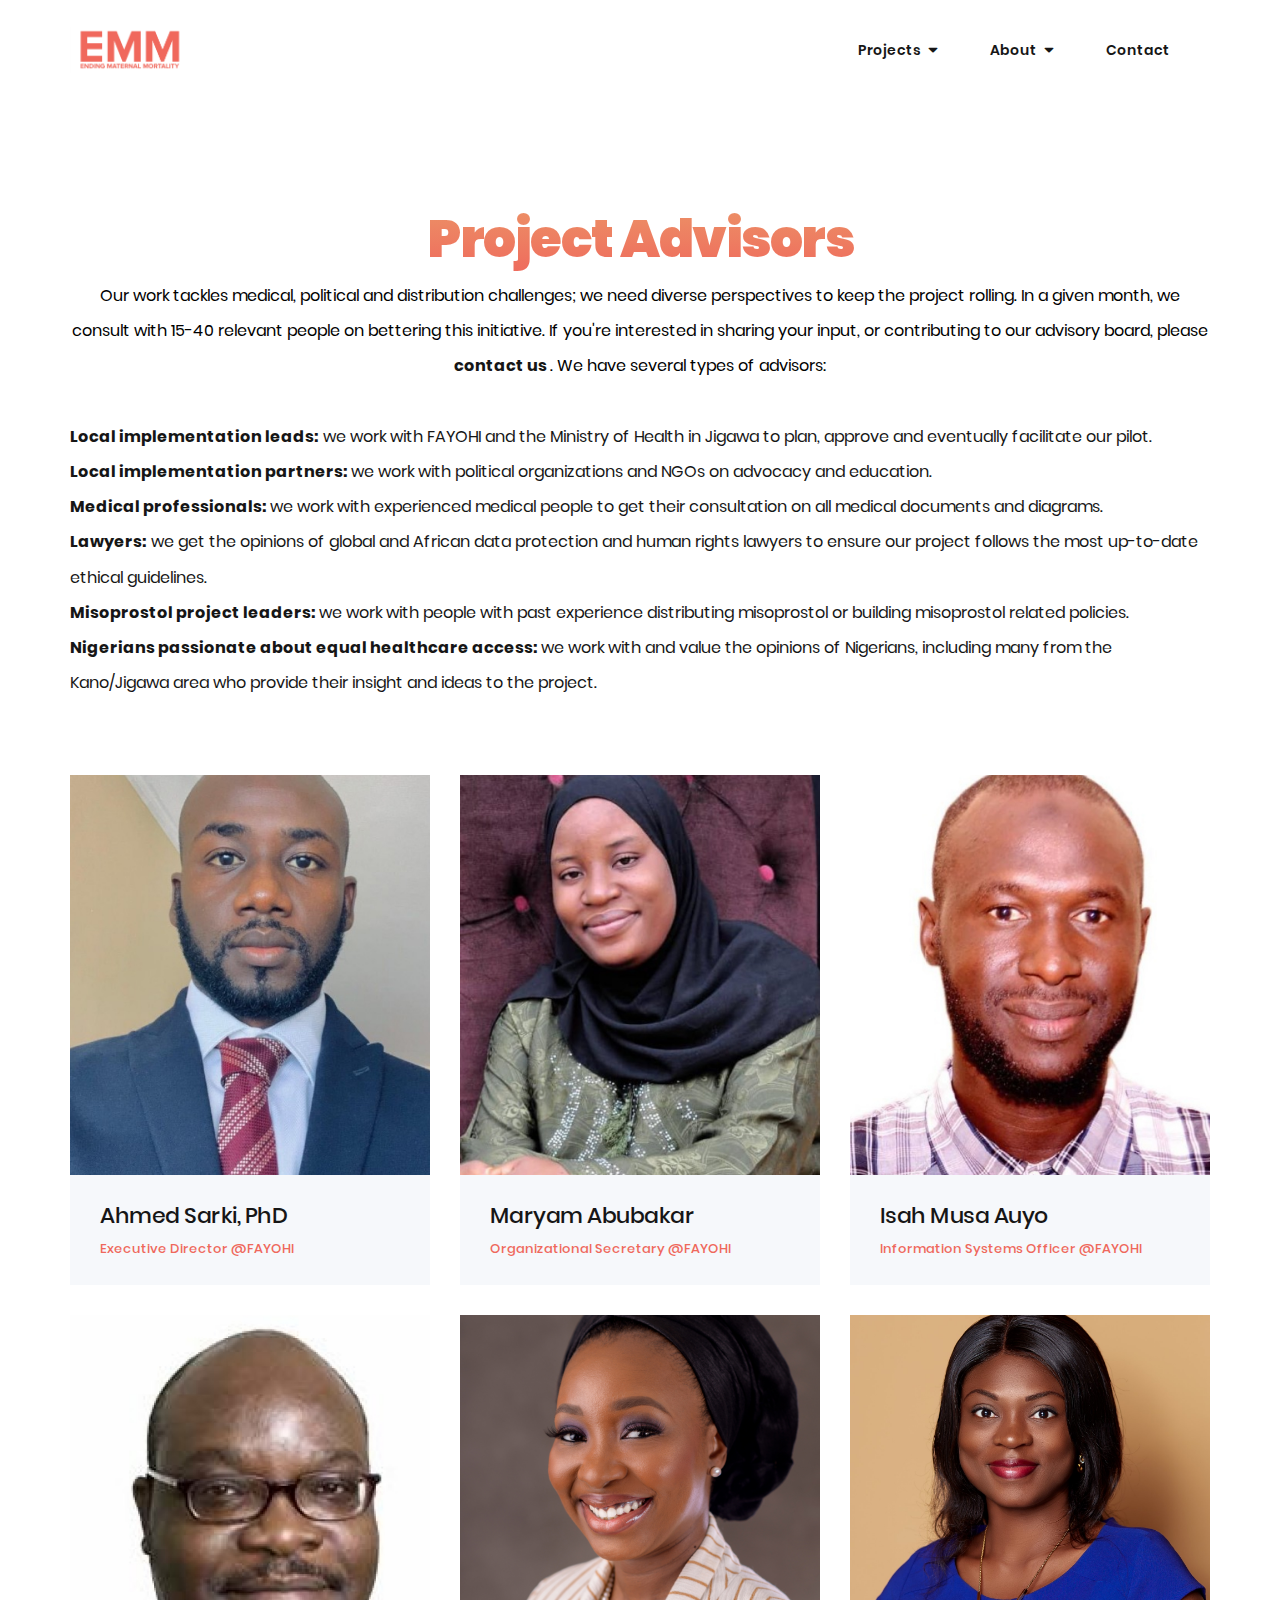
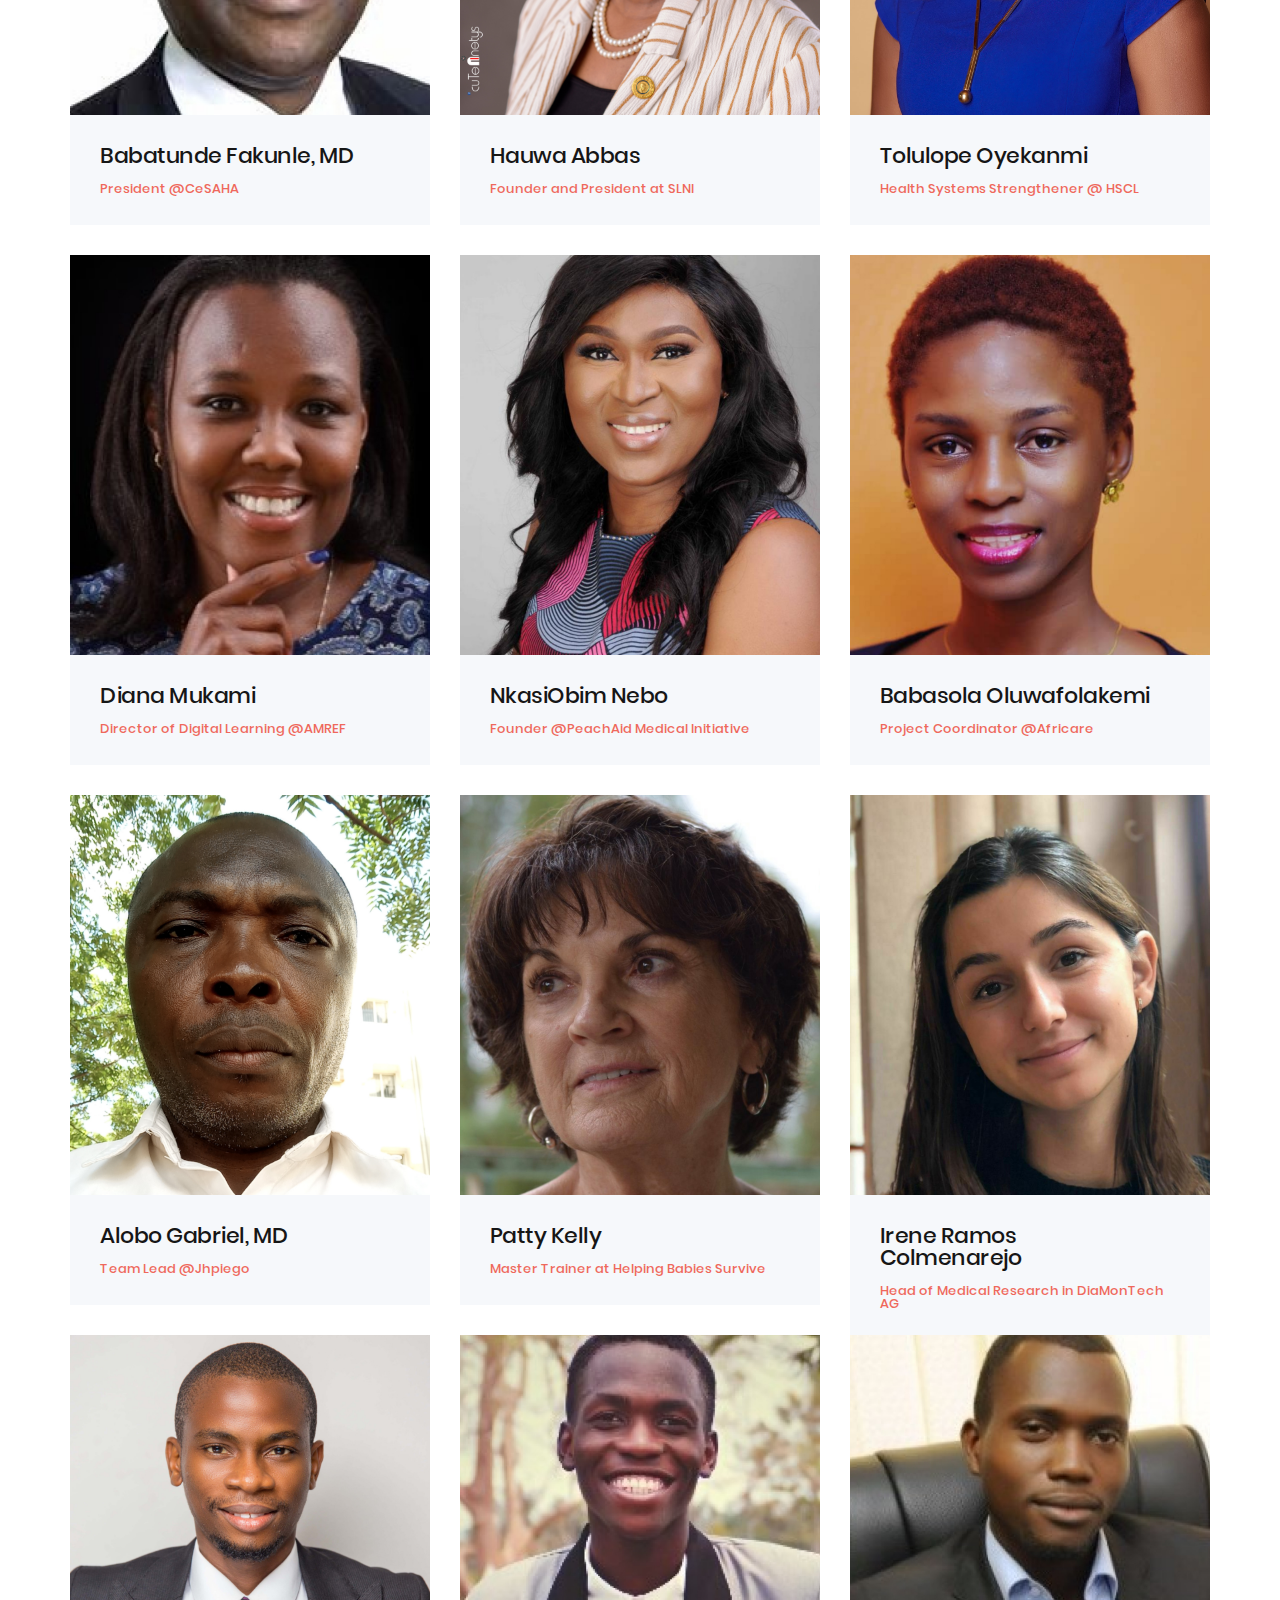
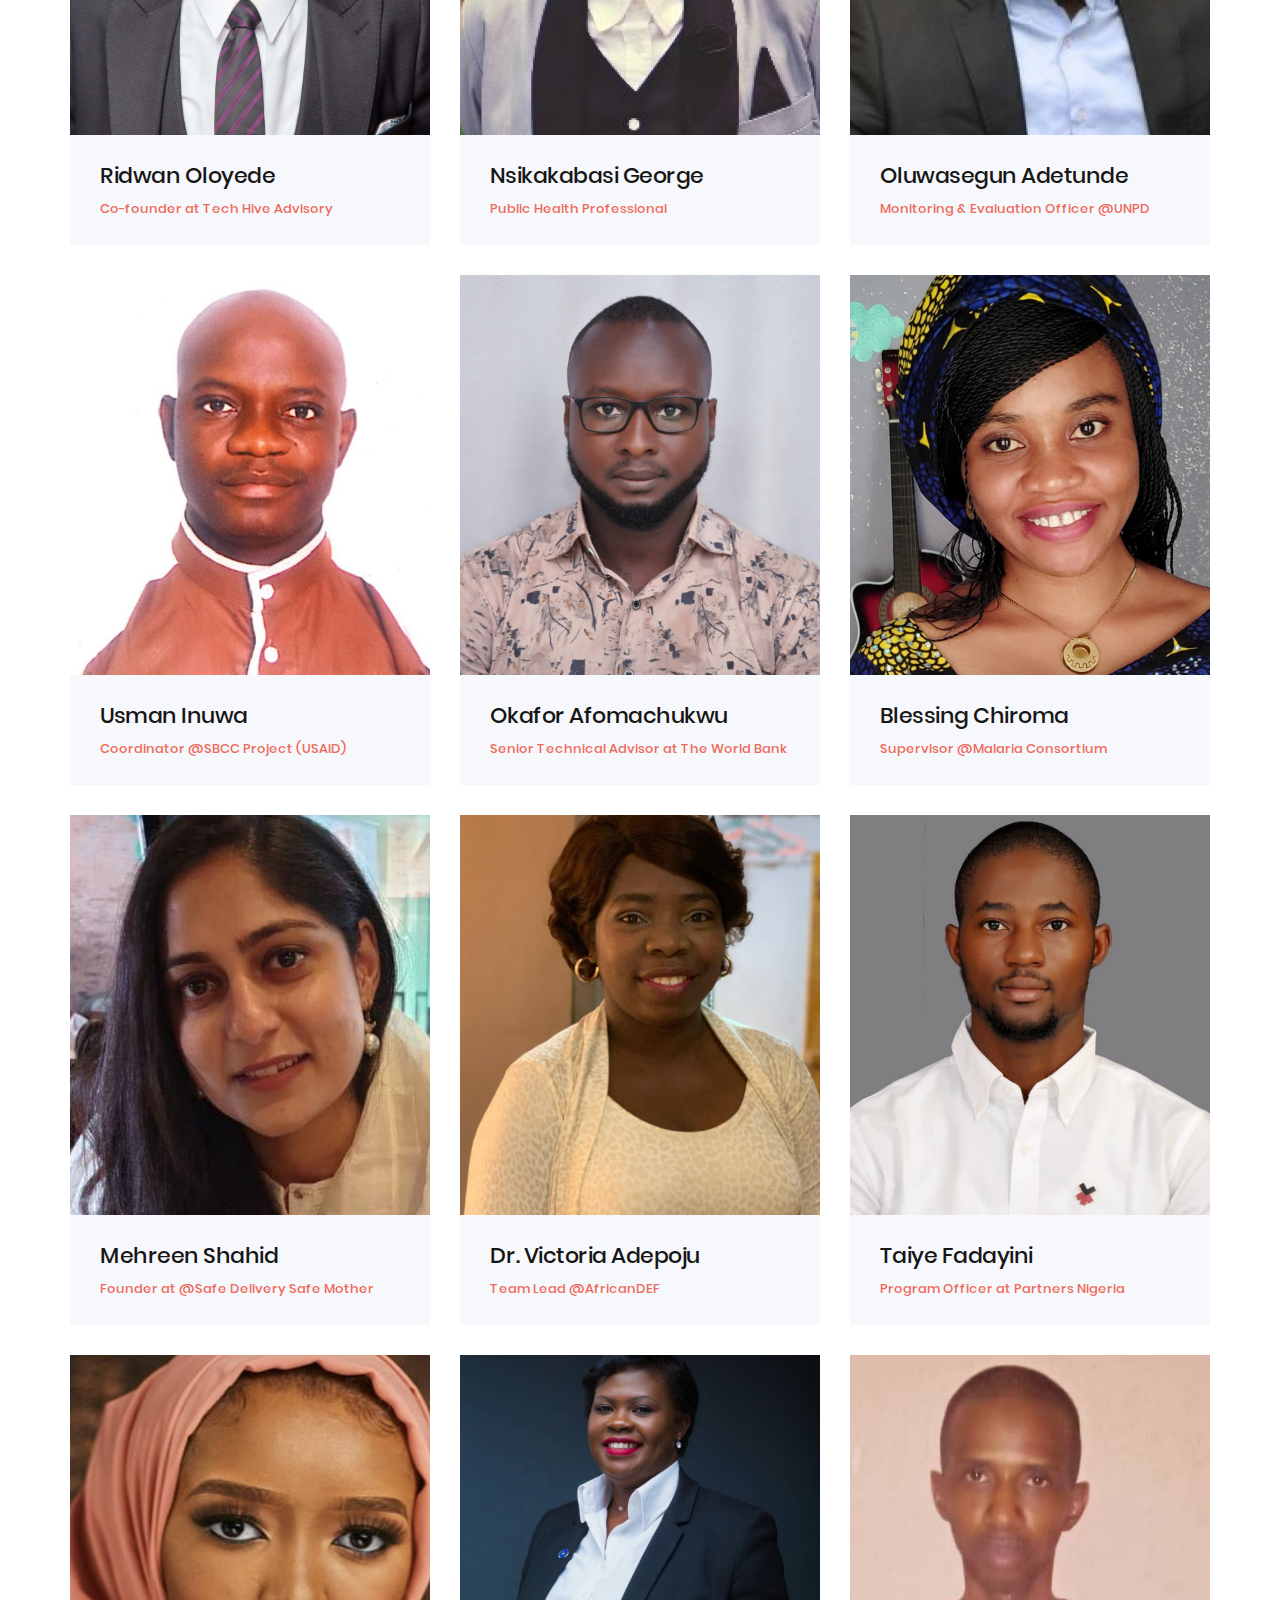
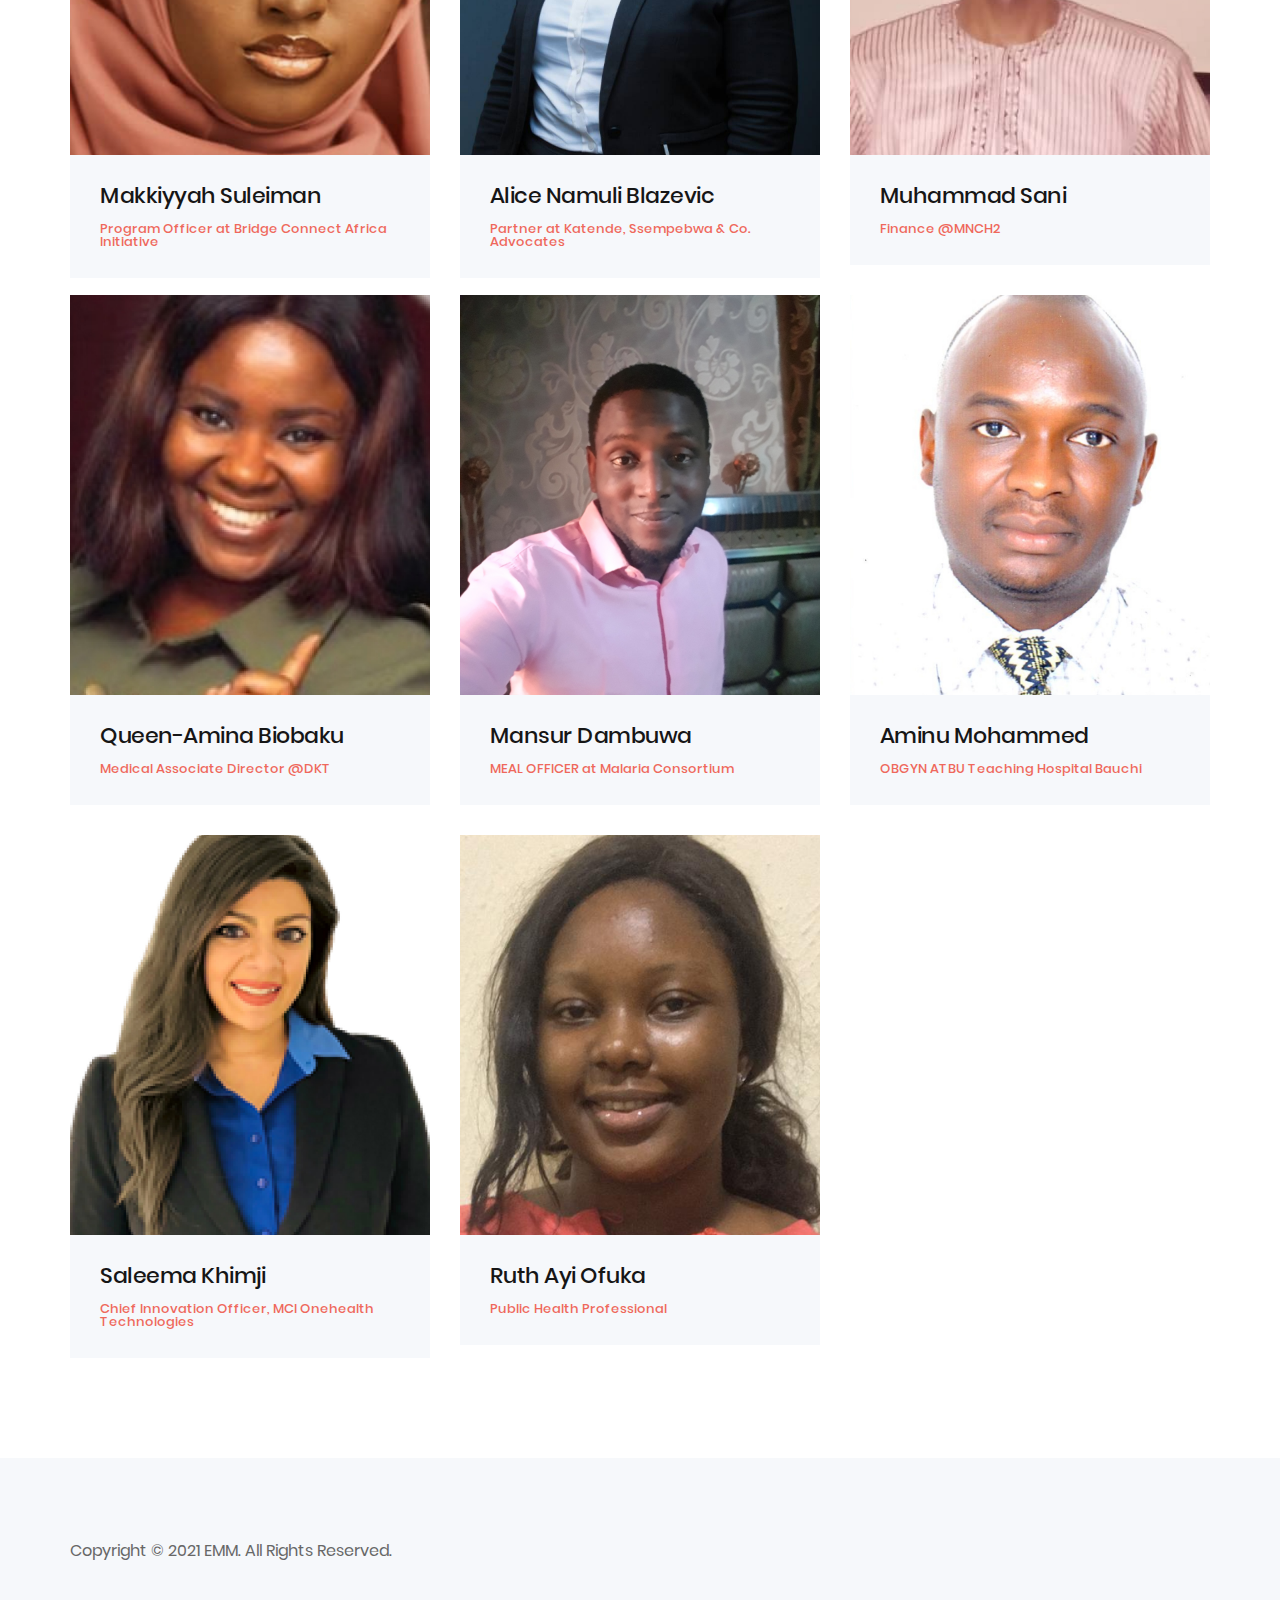
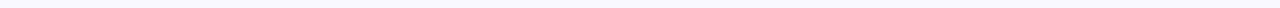
<file: advisors.html>
<!-- HTML DOCUMENT DOCTYPE -->
<!doctype html>

<!--
 Name: Andale - Creative HTML5 Portfolio Template
 Author: JD-Themes
 Author URI: https://themeforest.net/user/jd-themes
 Version: 1.0.0
 Tags: 	agency, blog, business, clean, corporate, creative,
        landing, minimal, modern, multipurpose, parallax,
        personal, portfolio, simple, studio
 -->

<!-- HTML -->
<html lang="zxx">
<!-- HEAD -->
<head>
    <!-- Document encoding -->
    <meta charset="UTF-8">
    <!-- Document viewport -->
    <meta name="viewport"
          content="width=device-width, user-scalable=no, initial-scale=1.0, maximum-scale=1.0, minimum-scale=1.0">
    <!-- IE Edge Support -->
    <meta http-equiv="X-UA-Compatible" content="ie=edge">
    <!-- Disabling additional panels on iOS -->
    <meta name="apple-mobile-web-app-capable" content="yes"/>
    <!-- Option to save web site on the desktop as application -->
    <meta name="mobile-web-app-capable" content="yes">
    <!-- Customization status bar on mobile devices -->
    <meta name="apple-mobile-web-app-status-bar-style" content="black-transcluent">
    <!-- Disable conversion of telephone numbers/emails/addresses/dates to links -->
    <meta name="format-detection" content="telephone=no">
    <meta name="format-detection" content="date=no">
    <meta name="format-detection" content="address=no">
    <meta name="format-detection" content="email=no">
    <!-- Font Awesome Free -->
    <link rel="stylesheet" href="assets/css/fa.all.min.css">
    <!-- IcoFont -->
    <link rel="stylesheet" href="assets/css/icofont.min.css">
    <!-- Swiper -->
    <link rel="stylesheet" href="assets/css/swiper.min.css">
    <!-- Modal Video -->
    <link rel="stylesheet" href="assets/css/modal-video.min.css">
    <!-- Magnific Popup -->
    <link rel="stylesheet" href="assets/css/magnific-popup.min.css">
    <!-- Fonts -->
    <link rel="stylesheet" href="assets/css/fonts.css">
    <!-- Animate -->
    <link rel="stylesheet" href="assets/css/animate.min.css">
    <!-- Main stylesheet -->
    <link rel="stylesheet" href="assets/css/main.css">
    <!-- Page title -->
    <title>Advisors</title>
</head>
<!-- /HEAD -->
<!-- BODY -->
<body>
<!-- PAGE HEADER -->
<main class="page-wrapper">
    <!-- PAGE LOADER -->
    <div class="page-loader">
        <div class="loader-inner-wrapper">
            <div class="logo-wrapper">
                <img src="assets/img/logo.jpg" alt="logo" class="img-fluid">
            </div>
        </div>
    </div>
    <!-- /PAGE LOADER -->
    <!-- PAGE SCROLL BUTTON -->
    <div class="page-scroll-button-wrapper">
        <div class="scroll-button-top">
            <i class="icofont-caret-up"></i>
        </div>
    </div>
    <!-- /PAGE SCROLL BUTTON -->
    <!-- PAGE PROGRESS BAR -->
    <div class="progress-container">
        <span class="progress-bar-page"></span>
    </div>
    <!-- /PAGE PROGRESS BAR -->
    <!-- NAVIGATION MOBILE -->
    <nav class="navigation-mobile">
        <div class="inner-wrapper">
            <div class="logotype-wrapper">
                <a href="index.html">
                    <img src="assets/img/logo.jpg" alt="Logotype" class="logo">
                </a>
            </div>
            <div class="navigation-side">
                <div class="menu-toggle-wrapper">
                    <div class="menu-toggle toggle-button">
                        <i class="fa fa-bars"></i>
                    </div>
                </div>
            </div>
        </div>
        <div class="menu-list-wrapper" data-back-link="go back">
            <div class="menu-toggle-close">
                <i class="icofont-close-circled"></i>
            </div>
            <ul class="menu-list">
                <li class="menu-item menu-item-has-children">
                    <a>
                        Projects
                    </a>
                    <ul class="sub-menu">
                        <!-- $$$ make sure training project page matches html-->
                        <li class="menu-item">
                            <a href="pph.html">
                                PPH Training 
                            </a>
                        </li>
                        <!-- $$$ make sure miso project page matches-->
                        <li class="menu-item current-menu-item">
                            <a href= "miso.html">
                                Misoprostol
                            </a>
                        </li>
                    </ul>
                </li>
                <li class="menu-item menu-item-has-children">
                    <a>
                        About
                    </a>
                    <ul class="sub-menu">
                        <li class="menu-item">
                            <a href="advisors.html">
                                Advisors
                            </a>
                        </li>
                        <li class="menu-item">
                            <a href="team.html">
                                Team
                            </a>
                        </li>
                        <li class="menu-item">
                            <a href="mv.html">
                                Mission + Values
                            </a>
                        </li>
                    </ul>
                </li>
                <li class="menu-item">
                    <a href="contact.html">
                        Contact
                    </a>
                </li>
            </ul>
        </div>
    </nav>
    <nav class="navigation navigation-type-2 navigation-fixed">
        <div class="container">
            <div class="inner-wrapper">
                <div class="logo-wrapper">
                    <a href="index.html">
                        <img src="assets/img/logo.jpg" alt="Logotype" class="logo">
                    </a>
                </div>
                <div class="menu-side">
                    <ul class="menu-list">
                        <li class="menu-item menu-item-has-children">
                            <a>
                                Projects
                            </a>
                            <ul class="sub-menu">
                                <!-- $$$ make sure training project page matches html-->
                                <li class="menu-item">
                                    <a href="pph.html">
                                        PPH Training 
                                    </a>
                                </li>
                                <!-- $$$ make sure miso project page matches-->
                                <li class="menu-item current-menu-item">
                                    <a href="miso.html">
                                        Misoprostol
                                    </a>
                                </li>
                            </ul>
                        </li>
                        <li class="menu-item menu-item-has-children">
                            <a>
                                About
                            </a>
                            <ul class="sub-menu">
                                <li class="menu-item">
                                    <a href="advisors.html">
                                        Advisors
                                    </a>
                                </li>
                                <li class="menu-item">
                                    <a href="team.html">
                                        Team
                                    </a>
                                </li>
                                <li class="menu-item">
                                    <a href="mv.html">
                                        Mission + Values
                                    </a>
                                </li>
                            </ul>
                        </li>
                        <li class="menu-item">
                            <a href="contact.html">
                                Contact
                            </a>
                        </li>
                </div>
            </div>
        </div>
    </nav>
   
<section class="medium-section portfolio-section">
    <div class="container">
        <center><h1 class="title element-title bold-title gradient-text"><b> Project Advisors</b> </h1>
        <p style="color: black"> Our work tackles medical, political and distribution challenges; we need diverse perspectives to keep the project rolling. In a given month, we consult with 15-40 relevant people on bettering this initiative. If you're interested in sharing your input, or contributing to our advisory board, please <a href="contact.html"> <b>contact us </b></a>. We have several types of advisors: </p>
        </center>
        <br>
        <ul>

        <li> 
           <b>Local implementation leads:</b>  we work with FAYOHI and the Ministry of Health in Jigawa to plan, approve and eventually facilitate our pilot. 
        </li>
        <li> 
            <b>Local implementation partners: </b>  we work with political organizations and NGOs on advocacy and education. 
         </li>
         <li> 
            <b>Medical professionals: </b>  we work with experienced medical people to get their consultation on all medical documents and diagrams.  
         </li>
         <li> 
            <b>Lawyers:</b>  we get the opinions of global and African data protection and human rights lawyers  to ensure our project follows the most up-to-date ethical guidelines. 
         </li>
         <li> 
            <b>Misoprostol project leaders: </b>  we work with people with past experience distributing misoprostol or building misoprostol related policies. 
         </li>
         <li> 
            <b>Nigerians passionate about equal healthcare access: </b>  we work with and value the opinions of Nigerians, including many from the Kano/Jigawa area who provide their insight and ideas to the project. 
         </li>
        </ul>
    </div>
        
        <div class="container isotope-grid-wrapper ">
                <div class="buttons-group buttons-group-default">
            </div>
            <div class="isotope-grid portfolio-grid portfolio-grid-simple portfolio-grid-4-columns">
                <div class="grid-item inspiration lifestyle">
                    <div class="inner-item">
                        <div class="image-wrapper background-image"
                             style="background-image: url(assets/img/people/ahmed.jpg)">
                            <a href="https://www.linkedin.com/in/ahmedsarki/" target="_blank" class="link-overlay"></a>
                        </div>
                        <div class="description">
                            <h5 class="title"><a href="https://www.linkedin.com/in/ahmedsarki/" target="_blank"> Ahmed Sarki, PhD <i class="icofont-long-arrow-right"></i></a>
                            </h5>
                            <div class="category-list">
                                <a class="category">Executive Director @FAYOHI</a>
                            </div>
                        </div>
                    </div>
                </div>
                <div class="grid-item design graphic">
                    <div class="inner-item">
                        <div class="image-wrapper background-image"
                             style="background-image: url(assets/img/people/maryam.jpg)">
                            <a href="https://www.linkedin.com/in/ahmad-maryam-abubakar-8398b2101/" target="_blank" class="link-overlay"></a>
                        </div>
                        <div class="description">
                            <h5 class="title"><a href="https://www.linkedin.com/in/ahmad-maryam-abubakar-8398b2101/" target="_blank"> Maryam Abubakar <i class="icofont-long-arrow-right"></i></a>
                            </h5>
                            <div class="category-list">
                                <a class="category">Organizational Secretary @FAYOHI</a>
                            </div>
                        </div>
                    </div>
                </div>
                <div class="grid-item design abstract">
                    <div class="inner-item">
                        <div class="image-wrapper background-image"
                             style="background-image: url(assets/img/people/isah.jpg)">
                            <a href="https://www.linkedin.com/in/isah-musa-auyo-49ba4b71/" target="_blank" class="link-overlay"></a>
                        </div>
                        <div class="description">
                            <h5 class="title"><a href="https://www.linkedin.com/in/isah-musa-auyo-49ba4b71/" target="_blank"> Isah Musa Auyo <i
                                    class="icofont-long-arrow-right"></i></a></h5>
                            <div class="category-list">
                                <a class="category">Information Systems Officer @FAYOHI</a>
                            </div>
                        </div>
                    </div>
                </div>
                <div class="grid-item abstract lifestyle">
                    <div class="inner-item">
                        <div class="image-wrapper background-image"
                             style="background-image: url(assets/img/people/tunde.jpg)">
                            <a href="https://www.linkedin.com/in/babatundefakunle/" target="_blank" class="link-overlay"></a>
                        </div>
                        <div class="description">
                            <h5 class="title"><a href="https://www.linkedin.com/in/babatundefakunle/" target="_blank"> Babatunde Fakunle, MD <i class="icofont-long-arrow-right"></i></a></h5>
                            <div class="category-list">
                                <a class="category">President @CeSAHA</a>
                            </div>
                        </div>
                    </div>
                </div>
                <div class="grid-item design abstract">
                    <div class="inner-item">
                        <div class="image-wrapper background-image"
                             style="background-image: url(assets/img/people/hauwa.jpg)">
                            <a href="https://www.linkedin.com/in/hauwa-abbas-acc-cpd-6852884b/" target="_blank" class="link-overlay"></a>
                        </div>
                        <div class="description">
                            <h5 class="title"><a href="https://www.linkedin.com/in/hauwa-abbas-acc-cpd-6852884b/" target="_blank"> Hauwa Abbas <i class="icofont-long-arrow-right"></i></a></h5>
                            <div class="category-list">
                                <a class="category"> Founder and President at SLNI
                                </a>
                            </div>
                        </div>
                    </div>
                </div>

                <div class="grid-item design abstract">
                    <div class="inner-item">
                        <div class="image-wrapper background-image"
                             style="background-image: url(assets/img/people/tolu.jpg)">
                            <a href="https://www.linkedin.com/in/tolulope-oyekanmi-889b4068/" target="_blank" class="link-overlay"></a>
                        </div>
                        <div class="description">
                            <h5 class="title"><a href="https://www.linkedin.com/in/tolulope-oyekanmi-889b4068/" target="_blank">Tolulope Oyekanmi <i class="icofont-long-arrow-right"></i></a></h5>
                            <div class="category-list">
                                <a  class="category">Health Systems Strengthener @ HSCL</a>
                            </div>
                        </div>
                    </div>
                </div>
                
                <div class="grid-item design abstract">
                    <div class="inner-item">
                        <div class="image-wrapper background-image"
                             style="background-image: url(assets/img/people/diana.jpg)">
                            <a href="https://www.linkedin.com/in/dianamukami/" target="_blank" class="link-overlay"></a>
                        </div>
                        <div class="description">
                            <h5 class="title"><a href="https://www.linkedin.com/in/dianamukami/" target="_blank">Diana Mukami<i class="icofont-long-arrow-right"></i></a></h5>
                            <div class="category-list">
                                <a class="category">Director of Digital Learning @AMREF</a>
                               
                            </div>
                        </div>
                    </div>
                </div>
                <div class="grid-item design abstract">
                    <div class="inner-item">
                        <div class="image-wrapper background-image"
                             style="background-image: url(assets/img/people/nkasi.jpg)">
                            <a href="https://www.linkedin.com/in/nkasiobim-nebo-44b160b9/" target="_blank" class="link-overlay"></a>
                        </div>
                        <div class="description">
                            <h5 class="title"><a href="https://www.linkedin.com/in/nkasiobim-nebo-44b160b9/" target="_blank">NkasiObim Nebo <i class="icofont-long-arrow-right"></i></a></h5>
                            <div class="category-list">
                                <a  class="category">Founder @PeachAid Medical Initiative</a>
                            </div>
                        </div>
                    </div>
                </div>
                <div class="grid-item design abstract">
                    <div class="inner-item">
                        <div class="image-wrapper background-image"
                             style="background-image: url(assets/img/people/babasola.jpg)">
                            <a href="https://www.linkedin.com/in/babasola-oluwafolakemi-55092362/" target="_blank" class="link-overlay"></a>
                        </div>
                        <div class="description">
                            <h5 class="title"><a href="https://www.linkedin.com/in/babasola-oluwafolakemi-55092362/" target="_blank">Babasola Oluwafolakemi  <i class="icofont-long-arrow-right"></i></a></h5>
                            <div class="category-list">
                                <a  class="category">Project Coordinator @Africare</a>
                                
                            </div>
                        </div>
                    </div>
                </div>
                <div class="grid-item design abstract">
                    <div class="inner-item">
                        <div class="image-wrapper background-image"
                             style="background-image: url(assets/img/people/alobo.jpg)">
                            <a href="https://www.linkedin.com/in/alobo-gabriel-9a363936/" target="_blank" class="link-overlay"></a>
                        </div>
                        <div class="description">
                            <h5 class="title"><a href="https://www.linkedin.com/in/alobo-gabriel-9a363936/" target="_blank"> Alobo Gabriel, MD <i class="icofont-long-arrow-right"></i></a></h5>
                            <div class="category-list">
                                <a class="category">Team Lead @Jhpiego</a>
                            </div>
                        </div>
                    </div>
                </div>
                <div class="grid-item inspiration abstract">
                    <div class="inner-item">
                        <div class="image-wrapper background-image"
                             style="background-image: url(assets/img/people/Patty.jpg)">
                            <a href="https://www.linkedin.com/in/patty-kelly-5a10216/" target="_blank" class="link-overlay"></a>
                        </div>
                        <div class="description">
                            <h5 class="title"><a href="https://www.linkedin.com/in/patty-kelly-5a10216/"target="_blank"> Patty Kelly<i class="icofont-long-arrow-right"></i></a>
                            </h5>
                            <div class="category-list">
                                <a class="category"> Master Trainer at Helping Babies Survive</a>
                            </div>
                        </div>
                    </div>
                </div>
                <div class="grid-item inspiration abstract">
                    <div class="inner-item">
                        <div class="image-wrapper background-image"
                             style="background-image: url(assets/img/people/Irene.jpg)">
                            <a href="https://www.linkedin.com/in/irene-ramos-colmenarejo/" target="_blank" class="link-overlay"></a>
                        </div>
                        <div class="description">
                            <h5 class="title"><a href="https://www.linkedin.com/in/irene-ramos-colmenarejo/"target="_blank"> Irene Ramos Colmenarejo<i class="icofont-long-arrow-right"></i></a>
                            </h5>
                            <div class="category-list">
                                <a class="category"> Head of Medical Research in DiaMonTech AG</a>
                            </div>
                        </div>
                    </div>
                </div>
                <div class="grid-item lifestyle graphic">
                    <div class="inner-item">
                        <div class="image-wrapper background-image"
                             style="background-image: url(assets/img/people/Ridwan.jpg)">
                            <a href="https://www.linkedin.com/in/oloyederidwan/" target="_blank" class="link-overlay"></a>
                        </div>
                        <div class="description">
                            <h5 class="title"><a href="https://www.linkedin.com/in/oloyederidwan/" target="_blank"> Ridwan Oloyede <i class="icofont-long-arrow-right"></i></a></h5>
                            <div class="category-list">
                                <a class="category">Co-founder at Tech Hive Advisory</a>
                            </div>
                        </div>
                    </div>
                </div>
                <div class="grid-item lifestyle graphic">
                    <div class="inner-item">
                        <div class="image-wrapper background-image"
                             style="background-image: url(assets/img/people/george.jpg)">
                            <a href="https://www.linkedin.com/in/nsikakabasigeorge/" target="_blank" class="link-overlay"></a>
                        </div>
                        <div class="description">
                            <h5 class="title"><a href="https://www.linkedin.com/in/nsikakabasigeorge/" target="_blank"> Nsikakabasi George <i class="icofont-long-arrow-right"></i></a></h5>
                            <div class="category-list">
                                <a class="category">Public Health Professional</a>
                            </div>
                        </div>
                    </div>
                </div>
                <div class="grid-item abstract inspiration">
                    <div class="inner-item">
                        <div class="image-wrapper background-image"
                             style="background-image: url(assets/img/people/oluwa.jpg)">
                            <a href="https://www.linkedin.com/in/oluwasegun-adetunde-cmilt-30715629/" target="_blank" class="link-overlay"></a>
                        </div>
                        <div class="description">
                            <h5 class="title"><a href="https://www.linkedin.com/in/oluwasegun-adetunde-cmilt-30715629/" target="_blank">Oluwasegun Adetunde  <i class="icofont-long-arrow-right"></i></a></h5>
                            <div class="category-list">
                                <a  class="category">Monitoring & Evaluation Officer @UNPD</a>
                            </div>
                        </div>
                    </div>
                </div>
                <div class="grid-item inspiration lifestyle">
                    <div class="inner-item">
                        <div class="image-wrapper background-image"
                             style="background-image: url(assets/img/people/usman.jpg)">
                            <a href="https://www.linkedin.com/in/usman-inuwa-266ba631/" target="_blank"class="link-overlay"></a>
                        </div>
                        <div class="description">
                            <h5 class="title"><a href="https://www.linkedin.com/in/usman-inuwa-266ba631/" target="_blank">Usman Inuwa <i class="icofont-long-arrow-right"></i></a>
                            </h5>
                            <div class="category-list">
                                <a class="category"> Coordinator @SBCC Project (USAID)</a>
                            </div>
                        </div>
                    </div>
                </div>
                <div class="grid-item inspiration abstract">
                    <div class="inner-item">
                        <div class="image-wrapper background-image"
                             style="background-image: url(assets/img/people/Afoma.jpg)">
                            <a href="https://www.linkedin.com/in/okafor-afomachukwu-e-05866675/" target="_blank" class="link-overlay"></a>
                        </div>
                        <div class="description">
                            <h5 class="title"><a href="https://www.linkedin.com/in/okafor-afomachukwu-e-05866675/"target="_blank"> Okafor Afomachukwu<i class="icofont-long-arrow-right"></i></a>
                            </h5>
                            <div class="category-list">
                                <a class="category"> Senior Technical Advisor at The World Bank</a>
                            </div>
                        </div>
                    </div>
                </div>
                <div class="grid-item abstract graphic">
                    <div class="inner-item">
                        <div class="image-wrapper background-image"
                             style="background-image: url(assets/img/people/blessing.jpg)">
                            <a href="https://www.linkedin.com/in/blessing-chiroma-3793509a/" target="_blank" class="link-overlay"></a>
                        </div>
                        <div class="description">
                            <h5 class="title"><a href="https://www.linkedin.com/in/blessing-chiroma-3793509a/" target="_blank">Blessing Chiroma<i class="icofont-long-arrow-right"></i></a></h5>
                            <div class="category-list">
                                <a class="category">Supervisor @Malaria Consortium</a>
                            </div>
                        </div>
                    </div>
                </div>

                <div class="grid-item lifestyle graphic">
                    <div class="inner-item">
                        <div class="image-wrapper background-image"
                             style="background-image: url(assets/img/people/mehreen.jpg)">
                            <a href="https://www.linkedin.com/in/mehreen-shahid-0b306a40/" target="_blank" class="link-overlay"></a>
                        </div>
                        <div class="description">
                            <h5 class="title"><a href="https://www.linkedin.com/in/mehreen-shahid-0b306a40/" target="_blank"> Mehreen Shahid <i class="icofont-long-arrow-right"></i></a></h5>
                            <div class="category-list">
                                <a class="category">Founder at @Safe Delivery Safe Mother</a>
                            </div>
                        </div>
                    </div>
                </div>
                <div class="grid-item design inspiration">
                    <div class="inner-item">
                        <div class="image-wrapper background-image"
                             style="background-image: url(assets/img/people/victoria.jpg)">
                            <a href="https://www.linkedin.com/in/victoriaadepoju/" target="_blank" class="link-overlay"></a>
                        </div>
                        <div class="description">
                            <h5 class="title"><a href="https://www.linkedin.com/in/victoriaadepoju/" target="_blank">Dr. Victoria Adepoju <i class="icofont-long-arrow-right"></i></a></h5>
                            <div class="category-list">
                                <a class="category">Team Lead @AfricanDEF</a>
                            </div>
                        </div>
                    </div>
                </div>
                <div class="grid-item design abstract">
                    <div class="inner-item">
                        <div class="image-wrapper background-image"
                             style="background-image: url(assets/img/people/Taiye.jpg)">
                            <a href="https://www.partnersnigeria.org/team/taiye-biodun-fadayini/" target="_blank" class="link-overlay"></a>
                        </div>
                        <div class="description">
                            <h5 class="title"><a href="https://www.partnersnigeria.org/team/taiye-biodun-fadayini/" target="_blank">Taiye Fadayini <i class="icofont-long-arrow-right"></i></a></h5>
                            <div class="category-list">
                                <a class="category"> Program Officer at Partners Nigeria</a>
                            </div>
                        </div>
                    </div>
                </div>
                <div class="grid-item design inspiration">
                    <div class="inner-item">
                        <div class="image-wrapper background-image"
                             style="background-image: url(assets/img/people/makkiyyah.jpg)">
                            <a href="https://www.linkedin.com/in/makkiyyah-sulayman-2595a5160/" target="_blank" class="link-overlay"></a>
                        </div>
                        <div class="description">
                            <h5 class="title"><a href="https://www.linkedin.com/in/makkiyyah-sulayman-2595a5160/" target="_blank">Makkiyyah Suleiman<i class="icofont-long-arrow-right"></i></a></h5>
                            <div class="category-list">
                                <a class="category">Program Officer at Bridge Connect Africa Initiative</a>
                            </div>
                        </div>
                    </div>
                </div>
                <div class="grid-item design abstract">
                    <div class="inner-item">
                        <div class="image-wrapper background-image"
                             style="background-image: url(assets/img/people/Alice.jpg)">
                            <a href="https://www.linkedin.com/in/namuliblazevic/" target="_blank" class="link-overlay"></a>
                        </div>
                        <div class="description">
                            <h5 class="title"><a href="https://www.linkedin.com/in/namuliblazevic/" target="_blank"> Alice Namuli Blazevic <i class="icofont-long-arrow-right"></i></a></h5>
                            <div class="category-list">
                                <a class="category"> Partner at Katende, Ssempebwa & Co. Advocates
                                </a>
                            </div>
                        </div>
                    </div>
                </div>
                <div class="grid-item design abstract">
                    <div class="inner-item">
                        <div class="image-wrapper background-image"
                             style="background-image: url(assets/img/people/sani.jpg)">
                            <a href="https://www.linkedin.com/in/muhammad-sani-suleiman-a5007054/" target="_blank" class="link-overlay"></a>
                        </div>
                        <div class="description">
                            <h5 class="title"><a href="https://www.linkedin.com/in/muhammad-sani-suleiman-a5007054/" target="_blank">Muhammad Sani <i class="icofont-long-arrow-right"></i></a></h5>
                            <div class="category-list">
                                <a class="category">Finance @MNCH2</a>
                            </div>
                        </div>
                    </div>
                </div>
                <div class="grid-item design abstract">
                    <div class="inner-item">
                        <div class="image-wrapper background-image"
                             style="background-image: url(assets/img/people/queen.jpg)">
                            <a href="https://www.linkedin.com/in/queen-amina-biobaku-7817a7140/" target="_blank" class="link-overlay"></a>
                        </div>
                        <div class="description">
                            <h5 class="title"><a href="https://www.linkedin.com/in/queen-amina-biobaku-7817a7140/" target="_blank">Queen-Amina Biobaku <i class="icofont-long-arrow-right"></i></a></h5>
                            <div class="category-list">
                                <a  class="category">Medical Associate Director @DKT</a>
                            </div>
                        </div>
                    </div>
                </div>
                <div class="grid-item design abstract">
                    <div class="inner-item">
                        <div class="image-wrapper background-image"
                             style="background-image: url(assets/img/people/Mansur.jpg)">
                            <a href="https://www.linkedin.com/in/mansur-muhammad-dambuwa-65a913113/" target="_blank" class="link-overlay"></a>
                        </div>
                        <div class="description">
                            <h5 class="title"><a href="https://www.linkedin.com/in/mansur-muhammad-dambuwa-65a913113/" target="_blank">Mansur Dambuwa <i class="icofont-long-arrow-right"></i></a></h5>
                            <div class="category-list">
                                <a class="category"> MEAL OFFICER at Malaria Consortium
                                </a>
                            </div>
                        </div>
                    </div>
                </div>
                <div class="grid-item inspiration lifestyle">
                    <div class="inner-item">
                        <div class="image-wrapper background-image"
                             style="background-image: url(assets/img/people/Aminu.jpg)">
                            <a href="https://www.linkedin.com/in/baffah-muhammed-aminu-6244ba25/" target="_blank"class="link-overlay"></a>
                        </div>
                        <div class="description">
                            <h5 class="title"><a href="https://www.linkedin.com/in/baffah-muhammed-aminu-6244ba25/" target="_blank">Aminu Mohammed
                                <i class="icofont-long-arrow-right"></i></a>
                            </h5>
                            <div class="category-list">
                                <a class="category"> OBGYN ATBU Teaching Hospital Bauchi </a>
                            </div>
                        </div>
                    </div>
                </div>
                <div class="grid-item design abstract">
                    <div class="inner-item">
                        <div class="image-wrapper background-image"
                             style="background-image: url(assets/img/people/Saleema.jpg)">
                            <a href="https://www.linkedin.com/in/saleema-khimji-8412943/" target="_blank" class="link-overlay"></a>
                        </div>
                        <div class="description">
                            <h5 class="title"><a href="https://www.linkedin.com/in/saleema-khimji-8412943/" target="_blank">Saleema Khimji<i class="icofont-long-arrow-right"></i></a></h5>
                            <div class="category-list">
                                <a class="category"> Chief Innovation Officer, MCI Onehealth Technologies
                                </a>
                            </div>
                        </div>
                    </div>
                </div>
                <div class="grid-item inspiration abstract">
                    <div class="inner-item">
                        <div class="image-wrapper background-image"
                             style="background-image: url(assets/img/people/ruth.jpg)">
                            <a href="https://www.linkedin.com/in/ruth-ayi-ofuka-940b89a8/" target="_blank" class="link-overlay"></a>
                        </div>
                        <div class="description">
                            <h5 class="title"><a href="https://www.linkedin.com/in/ruth-ayi-ofuka-940b89a8/"target="_blank"> Ruth Ayi Ofuka <i class="icofont-long-arrow-right"></i></a>
                            </h5>
                            <div class="category-list">
                                <a class="category">Public Health Professional</a>
                            </div>
                        </div>
                    </div>
                </div>
                </div>
            </div>
        </div>
    </section>

    <footer class="footer-type-2 gray-section">
            <div class="container">
                <div class="copyright-wrapper">
                    <p class="copyright">Copyright © 2021 EMM. All Rights Reserved.</p>
                </div>
            </div>
        </div>
    </footer>
</main>
<!-- /PAGE HEADER -->
<!-- JQuery -->
<script src="assets/js/jquery.min.js"></script>
<!-- Imagesloaded -->
<script src="assets/js/imagesloaded.pkgd.min.js"></script>
<!-- TweenMax -->
<script src="assets/js/TweenMax.min.js"></script>
<!-- Swiper -->
<script src="assets/js/swiper.min.js"></script>
<!-- Isotope -->
<script src="assets/js/isotope.pkgd.min.js"></script>
<!-- Tilt -->
<script src="assets/js/tilt.jquery.min.js"></script>
<!-- Particles -->
<script src="assets/js/particles.min.js"></script>
<!-- Waypoints -->
<script src="assets/js/jquery.waypoints.min.js"></script>
<!-- Progressbar -->
<script src="assets/js/progressbar.min.js"></script>
<!-- JqueryStickySidebar -->
<script src="assets/js/jquery.sticky-sidebar.js"></script>
<!-- ScrollToPlugin -->
<script src="assets/js/scrollToPlugin.min.js"></script>
<!-- Typed -->
<script src="assets/js/typed.min.js"></script>
<!-- Magnific Popup -->
<script src="assets/js/jquery.magnific-popup.min.js"></script> <!-- Modal Video --><script src="assets/js/jquery-modal-video.min.js"></script>
<!-- Wow -->
<script src="assets/js/wow.min.js"></script>
<!-- Main -->
<script src="assets/js/main.js"></script>
</body>
<!-- /BODY -->
</html>
<!-- /HTML -->
</file>
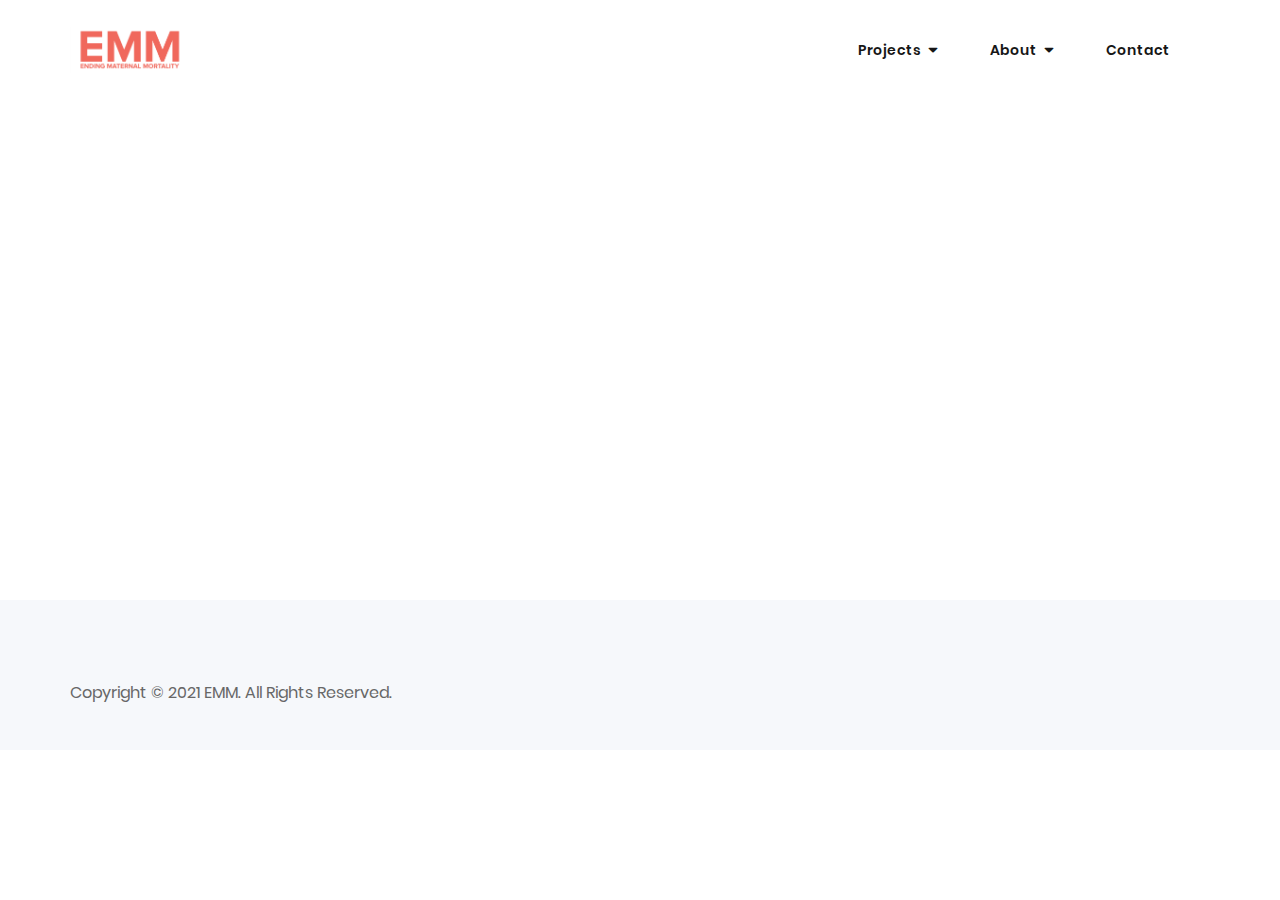
<file: contact.html>
<!-- HTML DOCUMENT DOCTYPE -->
<!doctype html>

<!--
 Name: Andale - Creative HTML5 Portfolio Template
 Author: JD-Themes
 Author URI: https://themeforest.net/user/jd-themes
 Version: 1.0.0
 Tags: 	agency, blog, business, clean, corporate, creative,
        landing, minimal, modern, multipurpose, parallax,
        personal, portfolio, simple, studio
 -->

<!-- HTML -->
<html lang="zxx">
<!-- HEAD -->
<head>
    <!-- Document encoding -->
    <meta charset="UTF-8">
    <!-- Document viewport -->
    <meta name="viewport"
          content="width=device-width, user-scalable=no, initial-scale=1.0, maximum-scale=1.0, minimum-scale=1.0">
    <!-- IE Edge Support -->
    <meta http-equiv="X-UA-Compatible" content="ie=edge">
    <!-- Disabling additional panels on iOS -->
    <meta name="apple-mobile-web-app-capable" content="yes"/>
    <!-- Option to save web site on the desktop as application -->
    <meta name="mobile-web-app-capable" content="yes">
    <!-- Customization status bar on mobile devices -->
    <meta name="apple-mobile-web-app-status-bar-style" content="black-transcluent">
    <!-- Disable conversion of telephone numbers/emails/addresses/dates to links -->
    <meta name="format-detection" content="telephone=no">
    <meta name="format-detection" content="date=no">
    <meta name="format-detection" content="address=no">
    <meta name="format-detection" content="email=no">
    <!-- Font Awesome Free -->
    <link rel="stylesheet" href="assets/css/fa.all.min.css">
    <!-- IcoFont -->
    <link rel="stylesheet" href="assets/css/icofont.min.css">
    <!-- Swiper -->
    <link rel="stylesheet" href="assets/css/swiper.min.css">
    <!-- Modal Video -->
    <link rel="stylesheet" href="assets/css/modal-video.min.css">
    <!-- Magnific Popup -->
    <link rel="stylesheet" href="assets/css/magnific-popup.min.css">
    <!-- Fonts -->
    <link rel="stylesheet" href="assets/css/fonts.css">
    <!-- Animate -->
    <link rel="stylesheet" href="assets/css/animate.min.css">
    <!-- Main stylesheet -->
    <link rel="stylesheet" href="assets/css/main.css">
    <!-- Page title -->
    <title>Contact</title>
</head>
<!-- /HEAD -->
<!-- BODY -->
<body>
<!-- PAGE HEADER -->
<main class="page-wrapper">
    <!-- PAGE LOADER -->
    <div class="page-loader">
        <div class="loader-inner-wrapper">
            <div class="logo-wrapper">
                <img src="assets/img/logo.jpg" alt="logo" class="img-fluid">
            </div>
        </div>
    </div>
    <!-- /PAGE LOADER -->
    <!-- PAGE SCROLL BUTTON -->
    <div class="page-scroll-button-wrapper">
        <div class="scroll-button-top">
            <i class="icofont-caret-up"></i>
        </div>
    </div>
    <!-- /PAGE SCROLL BUTTON -->
    <!-- PAGE PROGRESS BAR -->
    <div class="progress-container">
        <span class="progress-bar-page"></span>
    </div>
    <!-- /PAGE PROGRESS BAR -->
    <nav class="navigation-mobile">
        <div class="inner-wrapper">
            <div class="logotype-wrapper">
                <a href="index.html">
                    <img src="assets/img/logo.jpg" alt="Logotype" class="logo">
                </a>
            </div>
            <div class="navigation-side">
                <div class="menu-toggle-wrapper">
                    <div class="menu-toggle toggle-button">
                        <i class="fa fa-bars"></i>
                    </div>
                </div>
            </div>
        </div>
        <div class="menu-list-wrapper" data-back-link="go back">
            <div class="menu-toggle-close">
                <i class="icofont-close-circled"></i>
            </div>
            <ul class="menu-list">
                <li class="menu-item menu-item-has-children">
                    <a>
                        Projects
                    </a>
                    <ul class="sub-menu">
                        <!-- $$$ make sure training project page matches html-->
                        <li class="menu-item">
                            <a href="pph.html">
                                PPH Training 
                            </a>
                        </li>
                        <!-- $$$ make sure miso project page matches-->
                        <li class="menu-item current-menu-item">
                            <a href= "miso.html">
                                Misoprostol
                            </a>
                        </li>
                    </ul>
                </li>
                <li class="menu-item menu-item-has-children">
                    <a>
                        About
                    </a>
                    <ul class="sub-menu">
                        <li class="menu-item">
                            <a href="advisors.html">
                                Advisors
                            </a>
                        </li>
                        <li class="menu-item">
                            <a href="team.html">
                                Team
                            </a>
                        </li>
                        <li class="menu-item">
                            <a href="mv.html">
                                Mission + Values
                            </a>
                        </li>
                    </ul>
                </li>
                <li class="menu-item">
                    <a href="contact.html">
                        Contact
                    </a>
                </li>
            </ul>
        </div>
    </nav>
    <nav class="navigation navigation-type-2 navigation-fixed">
        <div class="container">
            <div class="inner-wrapper">
                <div class="logo-wrapper">
                    <a href="index.html">
                        <img src="assets/img/logo.jpg" alt="Logotype" class="logo">
                    </a>
                </div>
                <div class="menu-side">
                    <ul class="menu-list">
                        <li class="menu-item menu-item-has-children">
                            <a>
                                Projects
                            </a>
                            <ul class="sub-menu">
                                <!-- $$$ make sure training project page matches html-->
                                <li class="menu-item">
                                    <a href="pph.html">
                                        PPH Training 
                                    </a>
                                </li>
                                <!-- $$$ make sure miso project page matches-->
                                <li class="menu-item current-menu-item">
                                    <a href="miso.html">
                                        Misoprostol
                                    </a>
                                </li>
                            </ul>
                        </li>
                        <li class="menu-item menu-item-has-children">
                            <a>
                                About
                            </a>
                            <ul class="sub-menu">
                                <li class="menu-item">
                                    <a href="advisors.html">
                                        Advisors
                                    </a>
                                </li>
                                <li class="menu-item">
                                    <a href="team.html">
                                        Team
                                    </a>
                                </li>
                                <li class="menu-item">
                                    <a href="mv.html">
                                        Mission + Values
                                    </a>
                                </li>
                            </ul>
                        </li>
                        <li class="menu-item">
                            <a href="contact.html">
                                Contact
                            </a>
                        </li>
                </div>
            </div>
        </div>
    </nav>
   <section>
    <div class="typeform-widget" data-url="https://form.typeform.com/to/JGzvN1lA?typeform-medium=embed-snippet" style="width: 100%; height: 500px;"></div> <script> (function() { var qs,js,q,s,d=document, gi=d.getElementById, ce=d.createElement, gt=d.getElementsByTagName, id="typef_orm", b="https://embed.typeform.com/"; if(!gi.call(d,id)) { js=ce.call(d,"script"); js.id=id; js.src=b+"embed.js"; q=gt.call(d,"script")[0]; q.parentNode.insertBefore(js,q) } })() </script>

   </section>

    <footer class="footer-type-2 gray-section">
            <div class="container">
                <div class="copyright-wrapper">
                    <p class="copyright">Copyright © 2021 EMM. All Rights Reserved.</p>
                </div>
            </div>
        </div>
    </footer>
</main>
<!-- /PAGE HEADER -->
<!-- JQuery -->
<script src="assets/js/jquery.min.js"></script>
<!-- Imagesloaded -->
<script src="assets/js/imagesloaded.pkgd.min.js"></script>
<!-- TweenMax -->
<script src="assets/js/TweenMax.min.js"></script>
<!-- Swiper -->
<script src="assets/js/swiper.min.js"></script>
<!-- Isotope -->
<script src="assets/js/isotope.pkgd.min.js"></script>
<!-- Tilt -->
<script src="assets/js/tilt.jquery.min.js"></script>
<!-- Particles -->
<script src="assets/js/particles.min.js"></script>
<!-- Waypoints -->
<script src="assets/js/jquery.waypoints.min.js"></script>
<!-- Progressbar -->
<script src="assets/js/progressbar.min.js"></script>
<!-- JqueryStickySidebar -->
<script src="assets/js/jquery.sticky-sidebar.js"></script>
<!-- ScrollToPlugin -->
<script src="assets/js/scrollToPlugin.min.js"></script>
<!-- Typed -->
<script src="assets/js/typed.min.js"></script>
<!-- Magnific Popup -->
<script src="assets/js/jquery.magnific-popup.min.js"></script> <!-- Modal Video --><script src="assets/js/jquery-modal-video.min.js"></script>
<!-- Wow -->
<script src="assets/js/wow.min.js"></script>
<!-- Main -->
<script src="assets/js/main.js"></script>
</body>
<!-- /BODY -->
</html>
<!-- /HTML -->
</file>
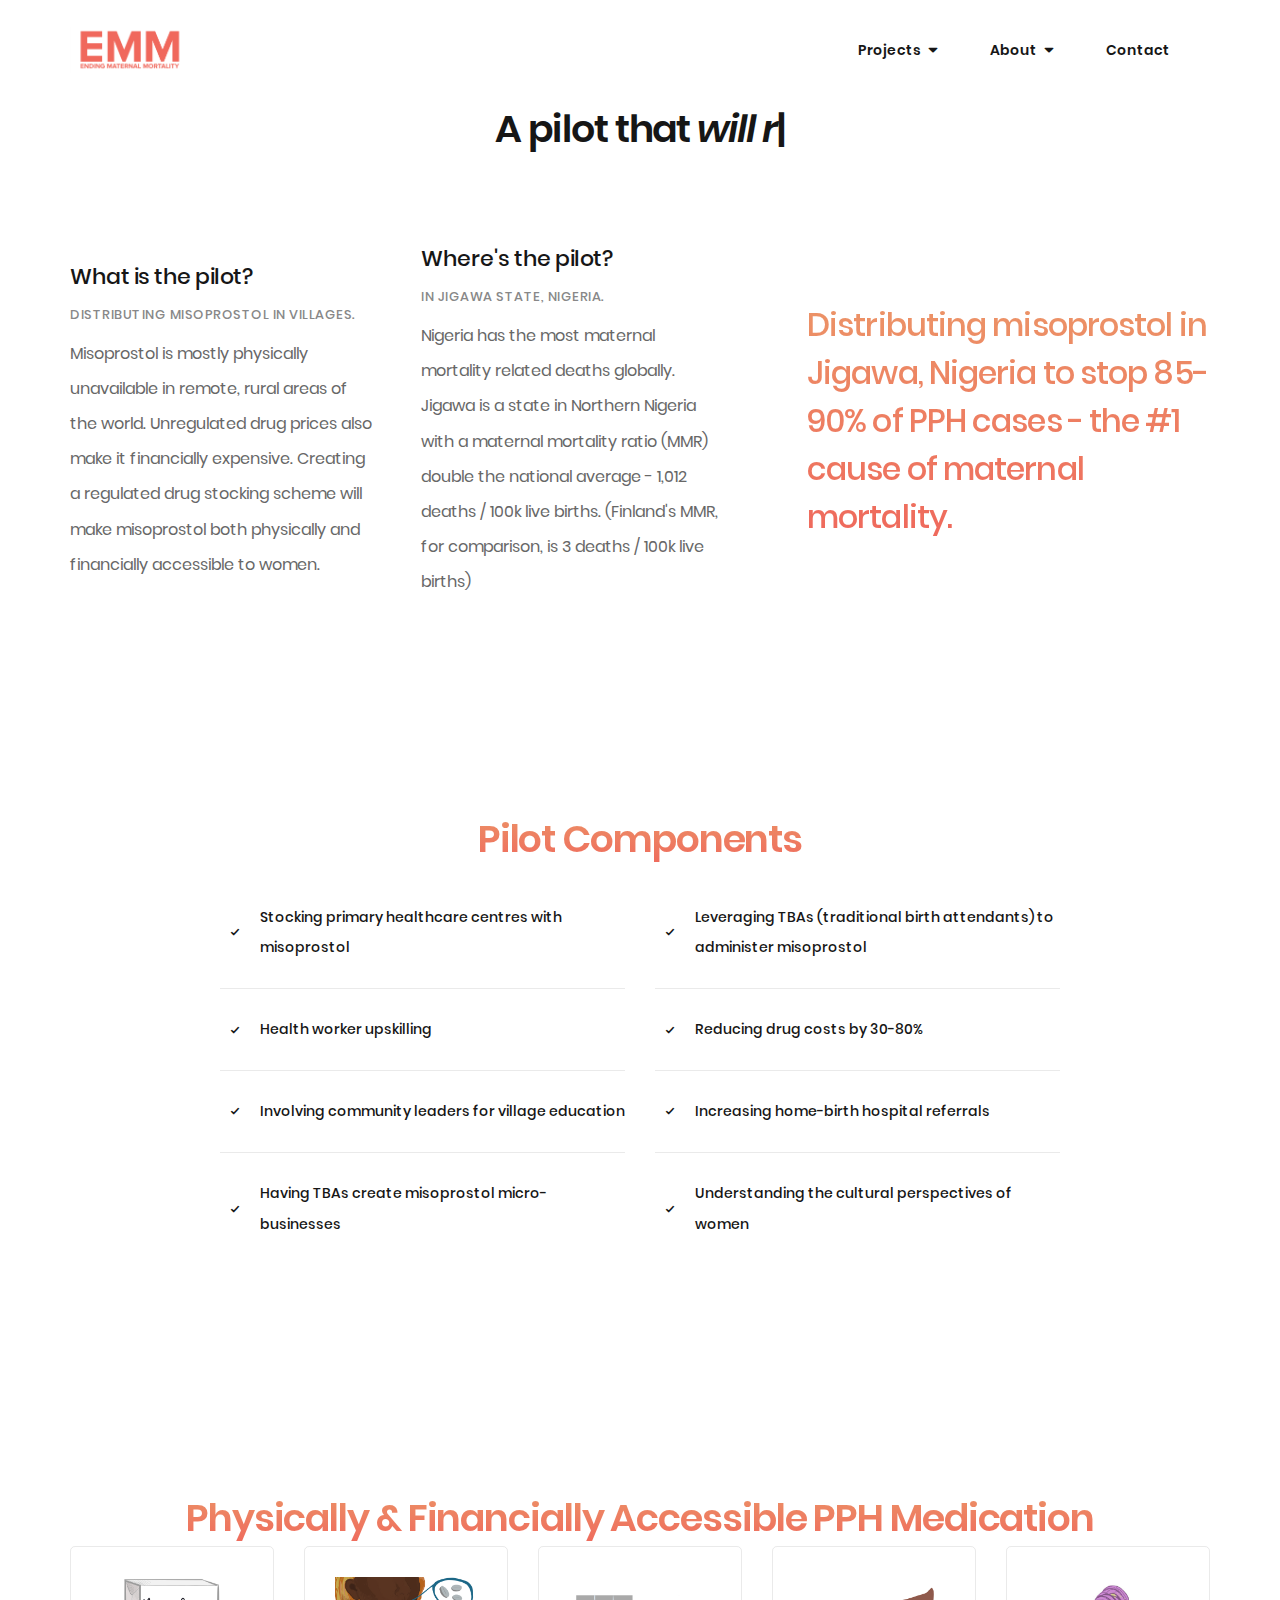
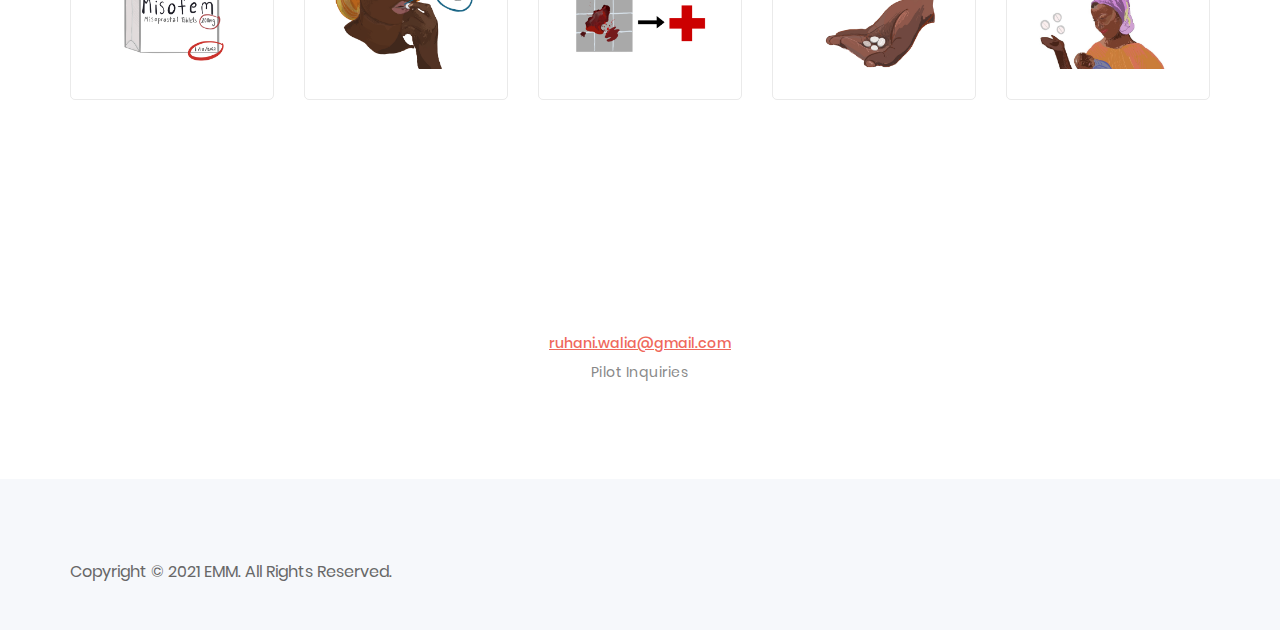
<file: miso.html>
<!-- HTML DOCUMENT DOCTYPE -->
<!doctype html>

<!--
 Name: Andale - Creative HTML5 Portfolio Template
 Author: JD-Themes
 Author URI: https://themeforest.net/user/jd-themes
 Version: 1.0.0
 Tags: 	agency, blog, business, clean, corporate, creative,
        landing, minimal, modern, multipurpose, parallax,
        personal, portfolio, simple, studio
 -->

<!-- HTML -->
<html lang="zxx">
<!-- HEAD -->
<head>
    <!-- Document encoding -->
    <meta charset="UTF-8">
    <!-- Document viewport -->
    <meta name="viewport"
          content="width=device-width, user-scalable=no, initial-scale=1.0, maximum-scale=1.0, minimum-scale=1.0">
    <!-- IE Edge Support -->
    <meta http-equiv="X-UA-Compatible" content="ie=edge">
    <!-- Disabling additional panels on iOS -->
    <meta name="apple-mobile-web-app-capable" content="yes"/>
    <!-- Option to save web site on the desktop as application -->
    <meta name="mobile-web-app-capable" content="yes">
    <!-- Customization status bar on mobile devices -->
    <meta name="apple-mobile-web-app-status-bar-style" content="black-transcluent">
    <!-- Disable conversion of telephone numbers/emails/addresses/dates to links -->
    <meta name="format-detection" content="telephone=no">
    <meta name="format-detection" content="date=no">
    <meta name="format-detection" content="address=no">
    <meta name="format-detection" content="email=no">
    <!-- Font Awesome Free -->
    <link rel="stylesheet" href="assets/css/fa.all.min.css">
    <!-- IcoFont -->
    <link rel="stylesheet" href="assets/css/icofont.min.css">
    <!-- Swiper -->
    <link rel="stylesheet" href="assets/css/swiper.min.css">
    <!-- Modal Video -->
    <link rel="stylesheet" href="assets/css/modal-video.min.css">
    <!-- Magnific Popup -->
    <link rel="stylesheet" href="assets/css/magnific-popup.min.css">
    <!-- Fonts -->
    <link rel="stylesheet" href="assets/css/fonts.css">
    <!-- Animate -->
    <link rel="stylesheet" href="assets/css/animate.min.css">
    <!-- Main stylesheet -->
    <link rel="stylesheet" href="assets/css/main.css">
    <!-- Page title -->
    <title>Misoprostol Pilot</title>
</head>
<!-- /HEAD -->
<!-- BODY -->
<body>
<!-- PAGE HEADER -->
<main class="page-wrapper">
    <!-- PAGE LOADER -->
    <div class="page-loader">
        <div class="loader-inner-wrapper">
            <div class="logo-wrapper">
                <img src="assets/img/logo.jpg" alt="logo" class="img-fluid">
            </div>
        </div>
    </div>
    <!-- /PAGE LOADER -->
    <!-- PAGE SCROLL BUTTON -->
    <div class="page-scroll-button-wrapper">
        <div class="scroll-button-top">
            <i class="icofont-caret-up"></i>
        </div>
    </div>
    <!-- /PAGE SCROLL BUTTON -->
    <!-- PAGE PROGRESS BAR -->
    <div class="progress-container">
        <span class="progress-bar-page"></span>
    </div>
    <!-- /PAGE PROGRESS BAR -->
    <!-- NAVIGATION MOBILE -->
    <nav class="navigation-mobile">
        <div class="inner-wrapper">
            <div class="logotype-wrapper">
                <a href="index.html">
                    <img src="assets/img/logo.jpg" alt="Logotype" class="logo">
                </a>
            </div>
            <div class="navigation-side">
                <div class="menu-toggle-wrapper">
                    <div class="menu-toggle toggle-button">
                        <i class="fa fa-bars"></i>
                    </div>
                </div>
            </div>
        </div>
        <div class="menu-list-wrapper" data-back-link="go back">
            <div class="menu-toggle-close">
                <i class="icofont-close-circled"></i>
            </div>
            <ul class="menu-list">
                <li class="menu-item menu-item-has-children">
                    <a>
                        Projects
                    </a>
                    <ul class="sub-menu">
                        <!-- $$$ make sure training project page matches html-->
                        <li class="menu-item">
                            <a href="pph.html">
                                PPH Training 
                            </a>
                        </li>
                        <!-- $$$ make sure miso project page matches-->
                        <li class="menu-item current-menu-item">
                            <a href= "miso.html">
                                Misoprostol
                            </a>
                        </li>
                    </ul>
                </li>
                <li class="menu-item menu-item-has-children">
                    <a>
                        About
                    </a>
                    <ul class="sub-menu">
                        <li class="menu-item">
                            <a href="advisors.html">
                                Advisors
                            </a>
                        </li>
                        <li class="menu-item">
                            <a href="team.html">
                                Team
                            </a>
                        </li>
                        <li class="menu-item">
                            <a href="mv.html">
                                Mission + Values
                            </a>
                        </li>
                    </ul>
                </li>
                <li class="menu-item">
                    <a href="contact.html">
                        Contact
                    </a>
                </li>
            </ul>
        </div>
    </nav>
    <nav class="navigation navigation-type-2 navigation-fixed">
        <div class="container">
            <div class="inner-wrapper">
                <div class="logo-wrapper">
                    <a href="index.html">
                        <img src="assets/img/logo.jpg" alt="Logotype" class="logo">
                    </a>
                </div>
                <div class="menu-side">
                    <ul class="menu-list">
                        <li class="menu-item menu-item-has-children">
                            <a>
                                Projects
                            </a>
                            <ul class="sub-menu">
                                <!-- $$$ make sure training project page matches html-->
                                <li class="menu-item">
                                    <a href="pph.html">
                                        PPH Training 
                                    </a>
                                </li>
                                <!-- $$$ make sure miso project page matches-->
                                <li class="menu-item current-menu-item">
                                    <a href="miso.html">
                                        Misoprostol
                                    </a>
                                </li>
                            </ul>
                        </li>
                        <li class="menu-item menu-item-has-children">
                            <a>
                                About
                            </a>
                            <ul class="sub-menu">
                                <li class="menu-item">
                                    <a href="advisors.html">
                                        Advisors
                                    </a>
                                </li>
                                <li class="menu-item">
                                    <a href="team.html">
                                        Team
                                    </a>
                                </li>
                                <li class="menu-item">
                                    <a href="mv.html">
                                        Mission + Values
                                    </a>
                                </li>
                            </ul>
                        </li>
                        <li class="menu-item">
                            <a href="contact.html">
                                Contact
                            </a>
                        </li>
                </div>
            </div>
        </div>
    </nav>
    <section>        <center><h2 class="title element-title bold-title">A pilot that
        <span class="typed-text italic-text color-text" data-type-speed="80" data-back-speed="50"
              data-type-word-1="will reduce maternal mortality "
              data-type-word-2=" makes medication accessible" data-type-word-3="empowers the community to create change"></span></h2></center></section>
    <section class="content-section-type-23 medium-section">
        <div class="container">
            <div class="inner-wrapper columns-wrapper">
                <div class="column-30 content-wrapper">
                    <h5 class="title">
                        What is the pilot? 
                    </h5>
                    <h6 class="subtitle">
                        Distributing misoprostol in villages.  
                    </h6>
                    <p class="content">
                        Misoprostol is mostly physically unavailable in remote, rural areas of the world. Unregulated drug prices also make it financially expensive. Creating a regulated
                        drug stocking scheme will make misoprostol both physically and financially accessible to women.
                    </p>
                </div>
                <div class="column-30 content-wrapper">
                    <h5 class="title">
                        Where's the pilot?
                    </h5>
                    <h6 class="subtitle">
                    In Jigawa State, Nigeria. 
                    </h6>
                    <p class="content">
                        Nigeria has the most maternal mortality related deaths globally. Jigawa is a state in Northern Nigeria with a maternal mortality ratio (MMR) double the national average - 1,012 deaths / 100k live births. (Finland's MMR, for comparison, is 3 deaths / 100k live births)
                
                    </p>
                </div>
                <div class="column-40 title-wrapper">
                    <h3 class="title gradient-text">
                        Distributing misoprostol in Jigawa, Nigeria to stop 85-90% of PPH cases - the #1 cause of maternal mortality.
                    </h3>
                </div>
            </div>
        </div>
    </section>
<section>
              <div class="element-item large-section">
                <center><div class="container">
                    <h2 class="title element-title bold-title gradient-text">Pilot Components</h2>
                </div></center>
                &nbsp;
                &nbsp;
                <div class="small-container">
                    <div class="columns-wrapper">
                        <div class="column column-50">
                            <ul class="list list-type-4">
                                <li>
                                    <span class="icon-wrapper"><i class="icofont-check"></i></span>
                                    <p>Stocking primary healthcare centres with misoprostol</p>
                                </li>
                                <li>
                                    <span class="icon-wrapper"><i class="icofont-check"></i></span>
                                    <p>Health worker upskilling</p>
                                </li>
                                <li>
                                    <span class="icon-wrapper"><i class="icofont-check"></i></span>
                                    <p>Involving community leaders for village education</p>
                                </li>
                                <li>
                                    <span class="icon-wrapper"><i class="icofont-check"></i></span>
                                    <p>Having TBAs create misoprostol micro-businesses</p>
                                </li>
                            </ul>
                        </div>
                        <div class="column column-50">
                            <ul class="list list-type-4">
                                <li>
                                    <span class="icon-wrapper"><i class="icofont-check"></i></span>
                                    <p>Leveraging TBAs (traditional birth attendants) to administer misoprostol</p>
                                </li>
                                <li>
                                    <span class="icon-wrapper"><i class="icofont-check"></i></span>
                                    <p>Reducing drug costs by 30-80%</p>
                                </li>
                                <li>
                                    <span class="icon-wrapper"><i class="icofont-check"></i></span>
                                    <p>Increasing home-birth hospital referrals</p>
                                </li>
                                <li>
                                    <span class="icon-wrapper"><i class="icofont-check"></i></span>
                                    <p>Understanding the cultural perspectives of women</p>
                                </li>
                            </ul>
                        </div>
                    </div>
                </div>
            </div>
   
               <!-- <div class="small-container">
                    <blockquote class="blockquote-type-4">
                        <i class="icofont-quote-left"></i>
                        <h4 class="quote">TBAs are the gatekeepers of the community. Women trust them the most. They have the power to influence change and save lives - we just need to train them.</h4>
                    </blockquote>
                </div>
                &nbsp;
                &nbsp;
                &nbsp;
                &nbsp;-->
</section>
    
    <div class="element-item large-section background-image">
        <center><div class="container">
            <h2 class="title element-title bold-title gradient-text">Physically & Financially Accessible PPH Medication</h2>
        </div></center>
        <div class="container">
            <div class="columns-wrapper">
                <div class="column column-20">
                    <div class="client-type-1">
                        <a class="inner-wrapper">
                            <img src="assets/img/miso/p1.jpg" class="img-fluid"
                                 alt="client-logo-1">
                        </a>
                    </div>
                </div>
                <div class="column column-20">
                    <div class="client-type-1">
                        <a class="inner-wrapper">
                            <img src="assets/img/miso/p2.jpg" class="img-fluid"
                                 alt="client-logo-2">
                        </a>
                    </div>
                </div>
                <div class="column column-20">
                    <div class="client-type-1">
                        <a class="inner-wrapper">
                            <img src="assets/img/miso/p3.jpg" class="img-fluid"
                                 alt="client-logo-3">
                        </a>
                    </div>
                </div>
                <div class="column column-20">
                    <div class="client-type-1">
                        <a class="inner-wrapper">
                            <img src="assets/img/miso/p4.jpg" class="img-fluid"
                                 alt="client-logo-4">
                        </a>
                    </div>
                </div>
                <div class="column column-20">
                    <div class="client-type-1">
                        <a class="inner-wrapper">
                            <img src="assets/img/miso/p5.jpg" class="img-fluid"
                                 alt="client-logo-4">
                        </a>
                    </div>
                </div>
            </div>
        </div>
    </div>
    <div class="call-to-action-type-3 medium-section">
        <div class="container">
            <div class="inner-wrapper">
                <div class="two-side-wrapper">
                    <div class="side content-side">
                        <a href="#" class="link">ruhani.walia@gmail.com</a>
                        <span class="content-title">Pilot Inquiries</span>
                    </div>
                </div>
            </div>
        </div>
    </div>

    <!--<div class="element-item large-section">
        <div class="container">
            <div class="testimonials-slider testimonials-slider-type-4">
                <div class="swiper-container">
                    <div class="swiper-wrapper">
                        <div class="swiper-slide">
                            <div class="testimonial">
                                <p class="message">"<a href="#">@AndaleTemplate</a> is the next killer app. Great
                                    job, I
                                    will definitely be ordering again! I STRONGLY recommend <a
                                            href="#">@AndaleTemplate</a> to EVERYONE interested in running a
                                    successful
                                    online business!"</p>
                                <div class="author-info">
                                    <h5 class="title">Jimmy C. Grider</h5>
                                    <span class="position">CO Founder</span>
                                </div>
                            </div>
                        </div>
                        <div class="swiper-slide">
                            <div class="testimonial">
                                <p class="message">
                                    "We've seen amazing results already. If you want real marketing that works and
                                    effective implementation - <a href="#">@AndaleTemplate</a> got you covered. It's
                                    really wonderful"
                                </p>
                                <div class="author-info">
                                    <h5 class="title">Kevin C. Recio</h5>
                                    <span class="position">Lead Developer</span>
                                </div>
                            </div>
                        </div>
                        <div class="swiper-slide">
                            <div class="testimonial">
                                <p class="message">"It really saves me time and effort. <a
                                        href="#">@AndaleTemplate</a>
                                    is exactly what our business has been lacking. I am really satisfied with my <a
                                            href="#">@AndaleTemplate</a>"</p>
                                <div class="author-info">
                                    <h5 class="title">Charles A. Mattison</h5>
                                    <span class="position">Designer</span>
                                </div>
                            </div>
                        </div>
                    </div>
                </div>
                <div class="swiper-pagination-wrapper">
                    <div class="swiper-pagination-count">

                    </div>
                </div>
                <div class="swiper-button swiper-button-custom-next">
                    <i class="icofont-simple-right"></i>
                </div>
                <div class="swiper-button swiper-button-custom-prev">
                    <i class="icofont-simple-left"></i>
                </div>
            </div>
        </div>
    </div> -->
    <footer class="footer-type-2 gray-section">
            <div class="container">
                <div class="copyright-wrapper">
                    <p class="copyright">Copyright © 2021 EMM. All Rights Reserved.</p>
                </div>
            </div>
        </div>
    </footer>
</main>
<!-- /PAGE HEADER -->
<!-- JQuery -->
<script src="assets/js/jquery.min.js"></script>
<!-- Imagesloaded -->
<script src="assets/js/imagesloaded.pkgd.min.js"></script>
<!-- TweenMax -->
<script src="assets/js/TweenMax.min.js"></script>
<!-- Swiper -->
<script src="assets/js/swiper.min.js"></script>
<!-- Isotope -->
<script src="assets/js/isotope.pkgd.min.js"></script>
<!-- Tilt -->
<script src="assets/js/tilt.jquery.min.js"></script>
<!-- Particles -->
<script src="assets/js/particles.min.js"></script>
<!-- Waypoints -->
<script src="assets/js/jquery.waypoints.min.js"></script>
<!-- Progressbar -->
<script src="assets/js/progressbar.min.js"></script>
<!-- JqueryStickySidebar -->
<script src="assets/js/jquery.sticky-sidebar.js"></script>
<!-- ScrollToPlugin -->
<script src="assets/js/scrollToPlugin.min.js"></script>
<!-- Typed -->
<script src="assets/js/typed.min.js"></script>
<!-- Magnific Popup -->
<script src="assets/js/jquery.magnific-popup.min.js"></script> <!-- Modal Video --><script src="assets/js/jquery-modal-video.min.js"></script>
<!-- Wow -->
<script src="assets/js/wow.min.js"></script>
<!-- Main -->
<script src="assets/js/main.js"></script>
</body>
<!-- /BODY -->
</html>
<!-- /HTML -->
</file>
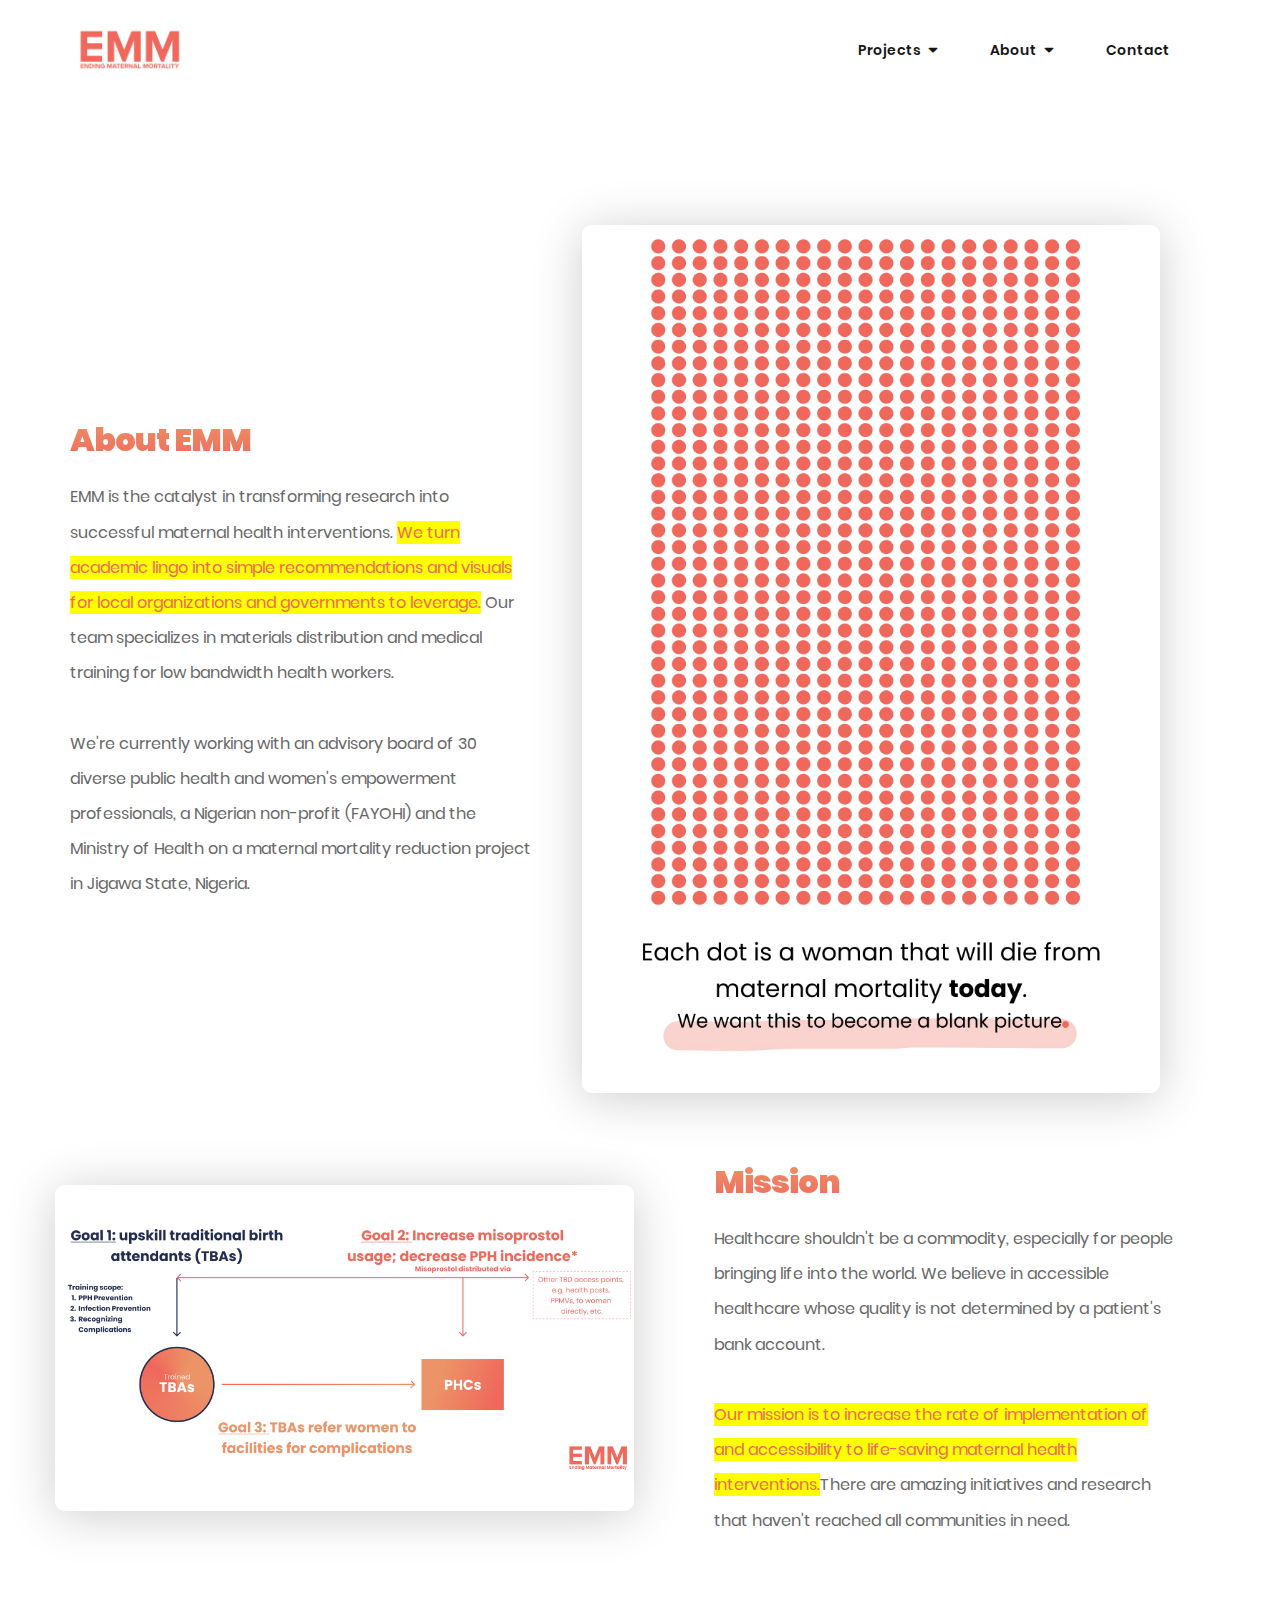
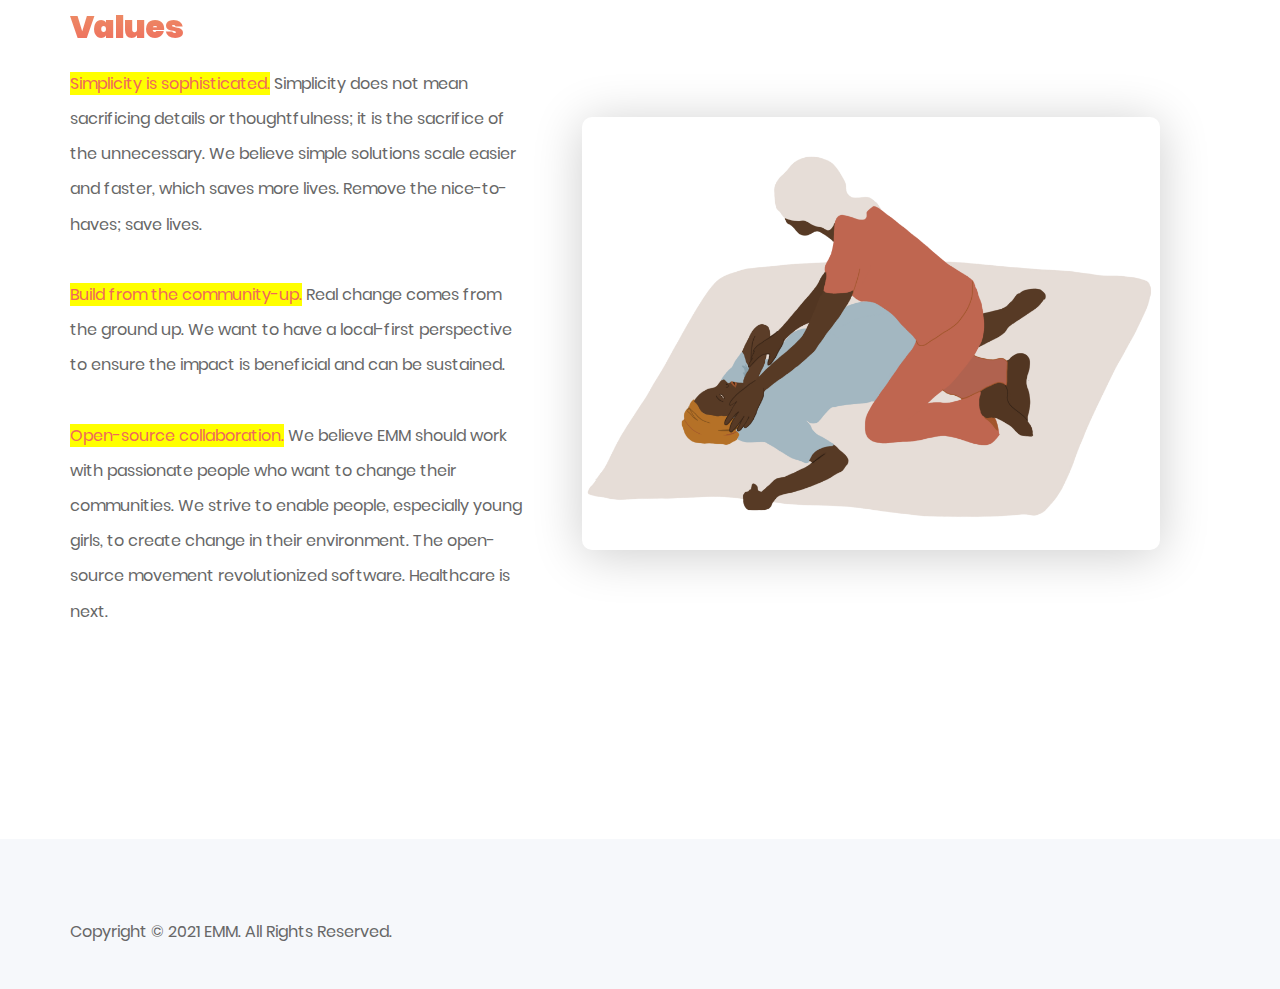
<file: mv.html>
<!-- HTML DOCUMENT DOCTYPE -->
<!doctype html>


<!-- HTML -->
<html lang="zxx">
<!-- HEAD -->
<head>
    <!-- Document encoding -->
    <meta charset="UTF-8">
    <!-- Document viewport -->
    <meta name="viewport"
          content="width=device-width, user-scalable=no, initial-scale=1.0, maximum-scale=1.0, minimum-scale=1.0">
    <!-- IE Edge Support -->
    <meta http-equiv="X-UA-Compatible" content="ie=edge">
    <!-- Disabling additional panels on iOS -->
    <meta name="apple-mobile-web-app-capable" content="yes"/>
    <!-- Option to save web site on the desktop as application -->
    <meta name="mobile-web-app-capable" content="yes">
    <!-- Customization status bar on mobile devices -->
    <meta name="apple-mobile-web-app-status-bar-style" content="black-transcluent">
    <!-- Disable conversion of telephone numbers/emails/addresses/dates to links -->
    <meta name="format-detection" content="telephone=no">
    <meta name="format-detection" content="date=no">
    <meta name="format-detection" content="address=no">
    <meta name="format-detection" content="email=no">
    <!-- Font Awesome Free -->
    <link rel="stylesheet" href="assets/css/fa.all.min.css">
    <!-- IcoFont -->
    <link rel="stylesheet" href="assets/css/icofont.min.css">
    <!-- Swiper -->
    <link rel="stylesheet" href="assets/css/swiper.min.css">
    <!-- Modal Video -->
    <link rel="stylesheet" href="assets/css/modal-video.min.css">
    <!-- Magnific Popup -->
    <link rel="stylesheet" href="assets/css/magnific-popup.min.css">
    <!-- Fonts -->
    <link rel="stylesheet" href="assets/css/fonts.css">
    <!-- Animate -->
    <link rel="stylesheet" href="assets/css/animate.min.css">
    <!-- Main stylesheet -->
    <link rel="stylesheet" href="assets/css/main.css">
    <!-- Page title -->
    <title>EMM's Mission</title>
</head>
<!-- /HEAD -->
<!-- BODY -->
<body>
<!-- PAGE HEADER -->
<main class="page-wrapper">
    <!-- PAGE LOADER -->
    <div class="page-loader">
        <div class="loader-inner-wrapper">
            <div class="logo-wrapper">
                <img src="assets/img/logo.jpg" alt="logo" class="img-fluid">
            </div>
        </div>
    </div>
    <!-- /PAGE LOADER -->
    <!-- PAGE SCROLL BUTTON -->
    <div class="page-scroll-button-wrapper">
        <div class="scroll-button-top">
            <i class="icofont-caret-up"></i>
        </div>
    </div>
    <!-- /PAGE SCROLL BUTTON -->
    <!-- PAGE PROGRESS BAR -->
    <div class="progress-container">
        <span class="progress-bar-page"></span>
    </div>
    <!-- /PAGE PROGRESS BAR -->
    <!-- NAVIGATION MOBILE -->
    <nav class="navigation-mobile">
        <div class="inner-wrapper">
            <div class="logotype-wrapper">
                <a href="index.html">
                    <img src="assets/img/logo.jpg" alt="Logotype" class="logo">
                </a>
            </div>
            <div class="navigation-side">
                <div class="menu-toggle-wrapper">
                    <div class="menu-toggle toggle-button">
                        <i class="fa fa-bars"></i>
                    </div>
                </div>
            </div>
        </div>
        <div class="menu-list-wrapper" data-back-link="go back">
            <div class="menu-toggle-close">
                <i class="icofont-close-circled"></i>
            </div>
            <ul class="menu-list">
                <li class="menu-item menu-item-has-children">
                    <a>
                        Projects
                    </a>
                    <ul class="sub-menu">
                        <!-- $$$ make sure training project page matches html-->
                        <li class="menu-item">
                            <a href="pph.html">
                                PPH Training 
                            </a>
                        </li>
                        <!-- $$$ make sure miso project page matches-->
                        <li class="menu-item current-menu-item">
                            <a href= "miso.html">
                                Misoprostol
                            </a>
                        </li>
                    </ul>
                </li>
                <li class="menu-item menu-item-has-children">
                    <a>
                        About
                    </a>
                    <ul class="sub-menu">
                        <li class="menu-item">
                            <a href="advisors.html">
                                Advisors
                            </a>
                        </li>
                        <li class="menu-item">
                            <a href="team.html">
                                Team
                            </a>
                        </li>
                        <li class="menu-item">
                            <a href="mv.html">
                                Mission + Values
                            </a>
                        </li>
                    </ul>
                </li>
                <li class="menu-item">
                    <a href="contact.html">
                        Contact
                    </a>
                </li>
            </ul>
        </div>
    </nav>
    <nav class="navigation navigation-type-2 navigation-fixed">
        <div class="container">
            <div class="inner-wrapper">
                <div class="logo-wrapper">
                    <a href="index.html">
                        <img src="assets/img/logo.jpg" alt="Logotype" class="logo">
                    </a>
                </div>
                <div class="menu-side">
                    <ul class="menu-list">
                        <li class="menu-item menu-item-has-children">
                            <a>
                                Projects
                            </a>
                            <ul class="sub-menu">
                                <!-- $$$ make sure training project page matches html-->
                                <li class="menu-item">
                                    <a href="pph.html">
                                        PPH Training 
                                    </a>
                                </li>
                                <!-- $$$ make sure miso project page matches-->
                                <li class="menu-item current-menu-item">
                                    <a href="miso.html">
                                        Misoprostol
                                    </a>
                                </li>
                            </ul>
                        </li>
                        <li class="menu-item menu-item-has-children">
                            <a>
                                About
                            </a>
                            <ul class="sub-menu">
                                <li class="menu-item">
                                    <a href="advisors.html">
                                        Advisors
                                    </a>
                                </li>
                                <li class="menu-item">
                                    <a href="team.html">
                                        Team
                                    </a>
                                </li>
                                <li class="menu-item">
                                    <a href="mv.html">
                                        Mission + Values
                                    </a>
                                </li>
                            </ul>
                        </li>
                        <li class="menu-item">
                            <a href="contact.html">
                                Contact
                            </a>
                        </li>
                </div>
            </div>
        </div>
    </nav>

    <section class="large-section">
        <div class="content-section content-section-type-4">
            <div class="container">
                <div class="inner-wrapper columns-wrapper">
                    <div class="column content-wrapper column-45">
                        <h3 class="title element-title bold-title gradient-text"> <b> About EMM </b></h3>
                        <p> EMM is the catalyst in transforming research into successful maternal health interventions. <mark style="color:#EF685C">We turn academic lingo into simple recommendations and visuals for local organizations and governments to leverage.</mark> Our team specializes in materials distribution and medical training for low bandwidth health workers. </p>
                        <br>
                        <p> We're currently working with an advisory board of 30 diverse public health and women's empowerment professionals, a Nigerian non-profit (FAYOHI) and the Ministry of Health on a maternal mortality reduction project in Jigawa State, Nigeria. 
                        </p>
                    </div>
                    <div class="column images-wrapper column-55">
                        <img src="assets/img/about/abt.jpg" alt="image-1" class="img-fluid">
                    </div>
                </div>
                <div class="inner-wrapper columns-wrapper">
                    <div class="column images-wrapper column-55">
                        <img src="assets/img/about/mis.png" alt="image-1" class="img-fluid">
                    </div>
                    <div class="column content-wrapper column-45">
                        <h3 class="title element-title bold-title gradient-text"> <b> Mission </b></h3>
                        <p> Healthcare shouldn't be a commodity, especially for people bringing life into the world. We believe in accessible healthcare whose quality is not determined by a patient's bank account. </p>
                        <br>
                        <p><mark style="color:#EF685C">Our mission is to increase the rate of implementation of and accessibility to life-saving maternal health interventions.</mark>There are amazing initiatives and research that haven't reached all communities in need. </p>
                    </div>
                </div>

                <div class="inner-wrapper columns-wrapper">
                    <div class="column content-wrapper column-45">
                        <h3 class="title element-title bold-title gradient-text"> <b> Values </b></h3>
                       <p><mark style="color:#EF685C">Simplicity is sophisticated.</mark> Simplicity does not mean sacrificing details or thoughtfulness; it is the sacrifice of the unnecessary. We believe simple solutions scale easier and faster, which saves more lives. Remove the nice-to-haves; save lives.  </p> <br>
                       <p><mark style="color:#EF685C">Build from the community-up.</mark> Real change comes from the ground up. We want to have a local-first perspective to ensure the impact is beneficial and can be sustained. </p> <br>
                       <p><mark style="color:#EF685C">Open-source collaboration.</mark> We believe EMM should work with passionate people who want to change their communities. We strive to enable people, especially young girls, to create change in their environment. The open-source movement revolutionized software. Healthcare is next.</p> <br>
                    </div>
                    <div class="column images-wrapper column-55">
                        <img src="assets/img/about/values.png" alt="image-1" class="img-fluid">
                    </div>
                </div>
            

                    
            </div>
        </div>
    </section>

    
    






    



    <footer class="footer-type-2 gray-section">
            <div class="container">
                <div class="copyright-wrapper">
                    <p class="copyright">Copyright © 2021 EMM. All Rights Reserved.</p>
                </div>
            </div>
        </div>
    </footer>
</main>
<!-- /PAGE HEADER -->
<!-- JQuery -->
<script src="assets/js/jquery.min.js"></script>
<!-- Imagesloaded -->
<script src="assets/js/imagesloaded.pkgd.min.js"></script>
<!-- TweenMax -->
<script src="assets/js/TweenMax.min.js"></script>
<!-- Swiper -->
<script src="assets/js/swiper.min.js"></script>
<!-- Isotope -->
<script src="assets/js/isotope.pkgd.min.js"></script>
<!-- Tilt -->
<script src="assets/js/tilt.jquery.min.js"></script>
<!-- Particles -->
<script src="assets/js/particles.min.js"></script>
<!-- Waypoints -->
<script src="assets/js/jquery.waypoints.min.js"></script>
<!-- Progressbar -->
<script src="assets/js/progressbar.min.js"></script>
<!-- JqueryStickySidebar -->
<script src="assets/js/jquery.sticky-sidebar.js"></script>
<!-- ScrollToPlugin -->
<script src="assets/js/scrollToPlugin.min.js"></script>
<!-- Typed -->
<script src="assets/js/typed.min.js"></script>
<!-- Magnific Popup -->
<script src="assets/js/jquery.magnific-popup.min.js"></script> <!-- Modal Video --><script src="assets/js/jquery-modal-video.min.js"></script>
<!-- Wow -->
<script src="assets/js/wow.min.js"></script>
<!-- Main -->
<script src="assets/js/main.js"></script>
</body>
<!-- /BODY -->
</html>
<!-- /HTML -->
</file>
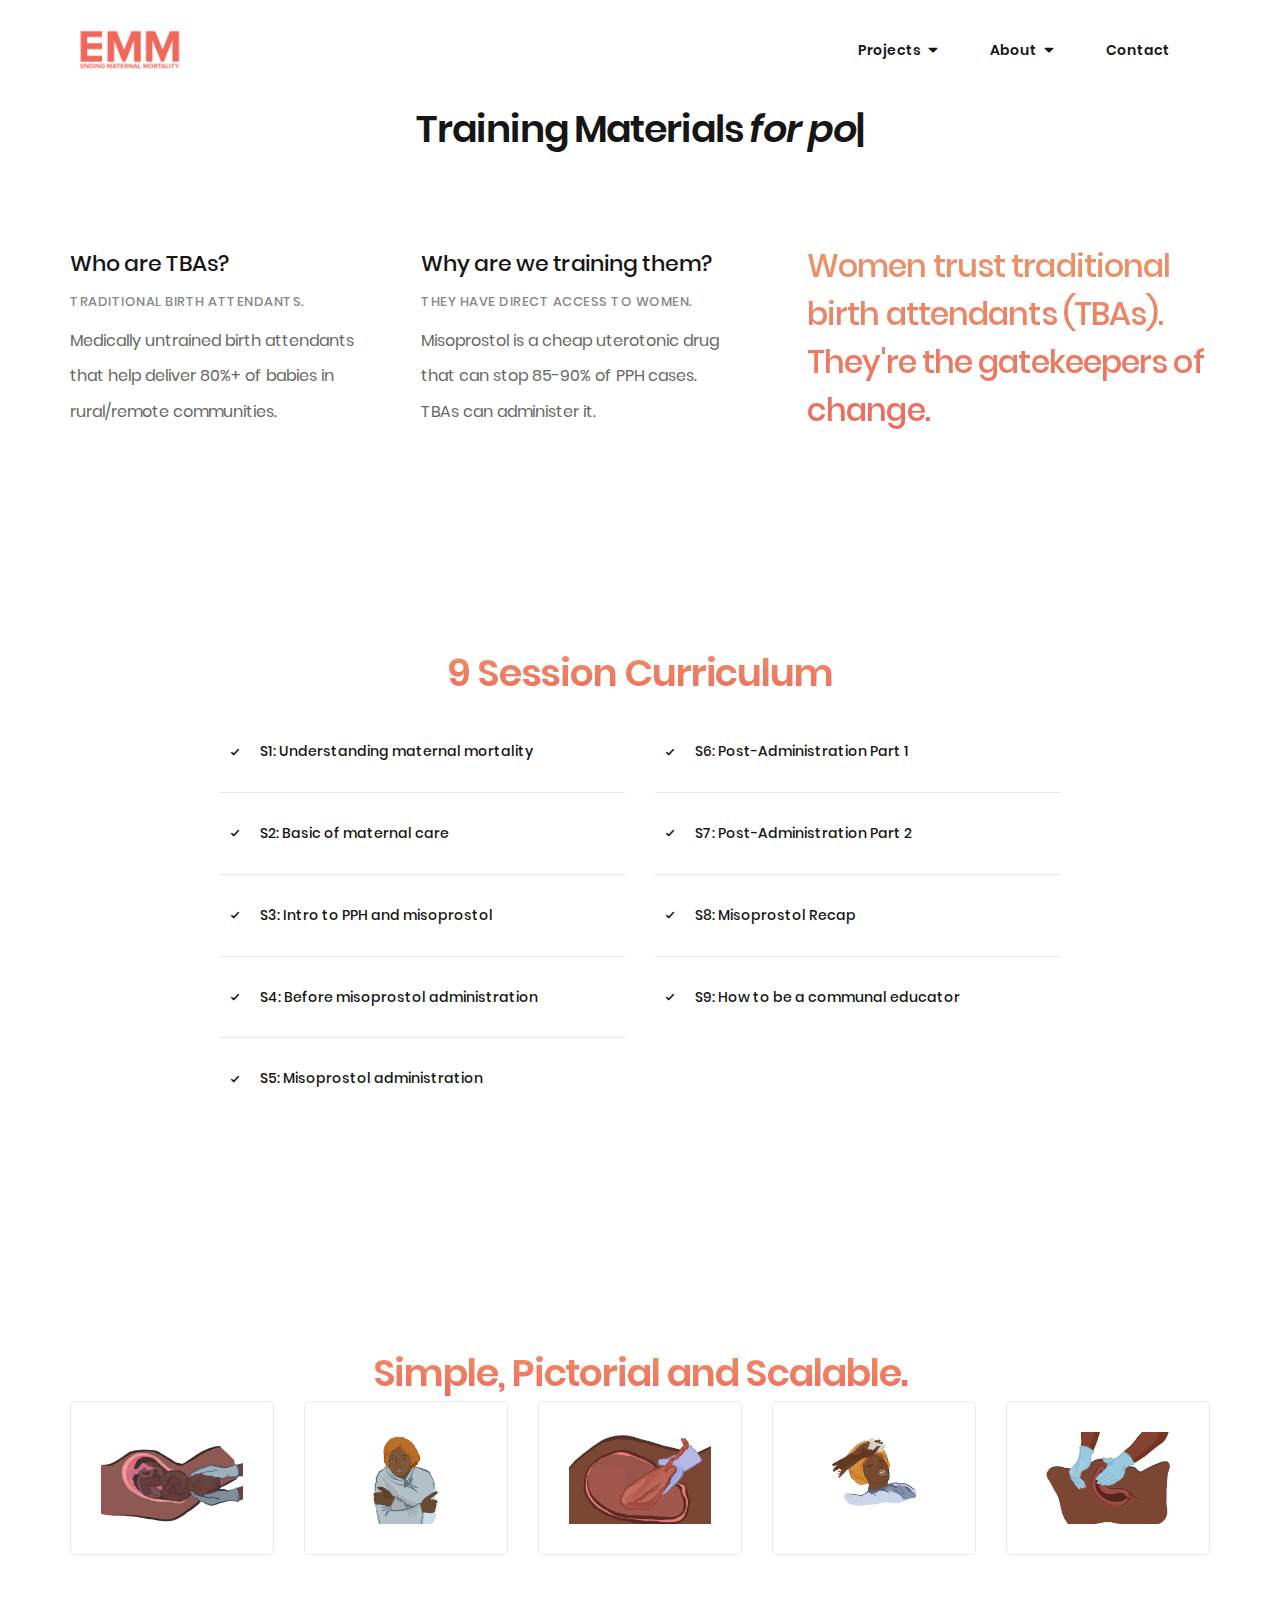
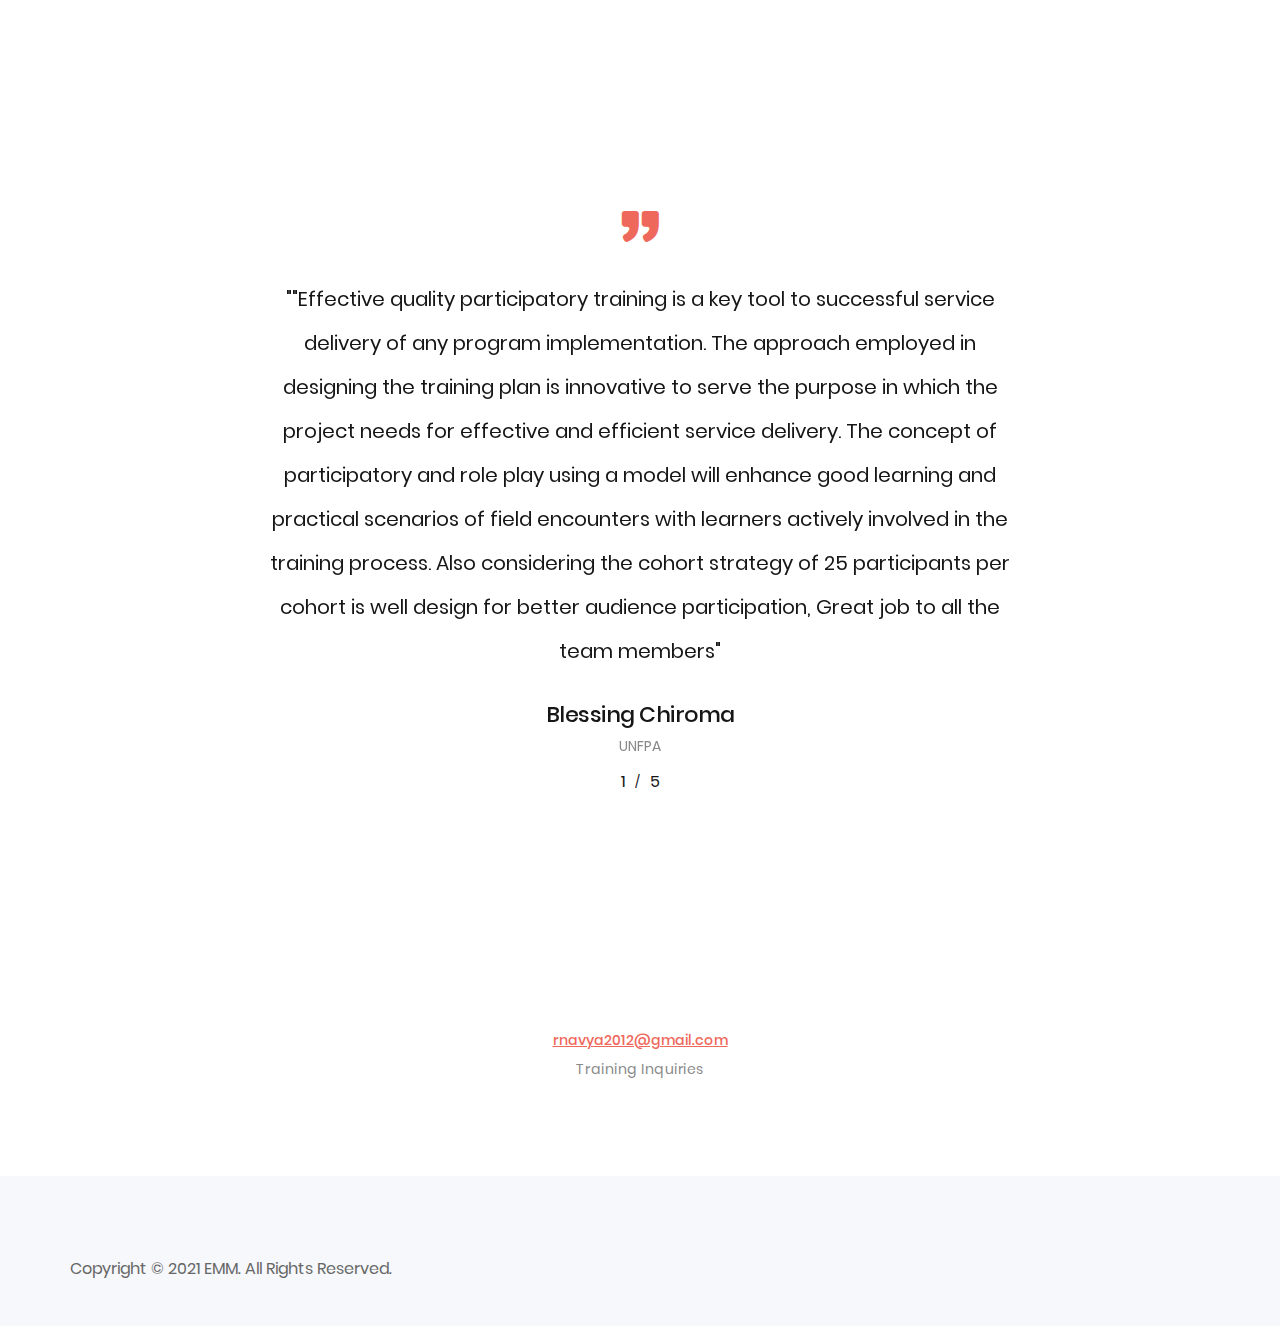
<file: pph.html>
<!-- HTML DOCUMENT DOCTYPE -->
<!doctype html>

<!--
 Name: Andale - Creative HTML5 Portfolio Template
 Author: JD-Themes
 Author URI: https://themeforest.net/user/jd-themes
 Version: 1.0.0
 Tags: 	agency, blog, business, clean, corporate, creative,
        landing, minimal, modern, multipurpose, parallax,
        personal, portfolio, simple, studio
 -->

<!-- HTML -->
<html lang="zxx">
<!-- HEAD -->
<head>
    <!-- Document encoding -->
    <meta charset="UTF-8">
    <!-- Document viewport -->
    <meta name="viewport"
          content="width=device-width, user-scalable=no, initial-scale=1.0, maximum-scale=1.0, minimum-scale=1.0">
    <!-- IE Edge Support -->
    <meta http-equiv="X-UA-Compatible" content="ie=edge">
    <!-- Disabling additional panels on iOS -->
    <meta name="apple-mobile-web-app-capable" content="yes"/>
    <!-- Option to save web site on the desktop as application -->
    <meta name="mobile-web-app-capable" content="yes">
    <!-- Customization status bar on mobile devices -->
    <meta name="apple-mobile-web-app-status-bar-style" content="black-transcluent">
    <!-- Disable conversion of telephone numbers/emails/addresses/dates to links -->
    <meta name="format-detection" content="telephone=no">
    <meta name="format-detection" content="date=no">
    <meta name="format-detection" content="address=no">
    <meta name="format-detection" content="email=no">
    <!-- Font Awesome Free -->
    <link rel="stylesheet" href="assets/css/fa.all.min.css">
    <!-- IcoFont -->
    <link rel="stylesheet" href="assets/css/icofont.min.css">
    <!-- Swiper -->
    <link rel="stylesheet" href="assets/css/swiper.min.css">
    <!-- Modal Video -->
    <link rel="stylesheet" href="assets/css/modal-video.min.css">
    <!-- Magnific Popup -->
    <link rel="stylesheet" href="assets/css/magnific-popup.min.css">
    <!-- Fonts -->
    <link rel="stylesheet" href="assets/css/fonts.css">
    <!-- Animate -->
    <link rel="stylesheet" href="assets/css/animate.min.css">
    <!-- Main stylesheet -->
    <link rel="stylesheet" href="assets/css/main.css">
    <!-- Page title -->
    <title>PPH Training</title>
</head>
<!-- /HEAD -->
<!-- BODY -->
<body>
<!-- PAGE HEADER -->
<main class="page-wrapper">
    <!-- PAGE LOADER -->
    <div class="page-loader">
        <div class="loader-inner-wrapper">
            <div class="logo-wrapper">
                <img src="assets/img/logo.jpg" alt="logo" class="img-fluid">
            </div>
        </div>
    </div>
    <!-- /PAGE LOADER -->
    <!-- PAGE SCROLL BUTTON -->
    <div class="page-scroll-button-wrapper">
        <div class="scroll-button-top">
            <i class="icofont-caret-up"></i>
        </div>
    </div>
    <!-- /PAGE SCROLL BUTTON -->
    <!-- PAGE PROGRESS BAR -->
    <div class="progress-container">
        <span class="progress-bar-page"></span>
    </div>
    <!-- /PAGE PROGRESS BAR -->
    <nav class="navigation-mobile">
        <div class="inner-wrapper">
            <div class="logotype-wrapper">
                <a href="index.html">
                    <img src="assets/img/logo.jpg" alt="Logotype" class="logo">
                </a>
            </div>
            <div class="navigation-side">
                <div class="menu-toggle-wrapper">
                    <div class="menu-toggle toggle-button">
                        <i class="fa fa-bars"></i>
                    </div>
                </div>
            </div>
        </div>
        <div class="menu-list-wrapper" data-back-link="go back">
            <div class="menu-toggle-close">
                <i class="icofont-close-circled"></i>
            </div>
            <ul class="menu-list">
                <li class="menu-item menu-item-has-children">
                    <a>
                        Projects
                    </a>
                    <ul class="sub-menu">
                        <!-- $$$ make sure training project page matches html-->
                        <li class="menu-item">
                            <a href="pph.html">
                                PPH Training 
                            </a>
                        </li>
                        <!-- $$$ make sure miso project page matches-->
                        <li class="menu-item current-menu-item">
                            <a href= "miso.html">
                                Misoprostol
                            </a>
                        </li>
                    </ul>
                </li>
                <li class="menu-item menu-item-has-children">
                    <a>
                        About
                    </a>
                    <ul class="sub-menu">
                        <li class="menu-item">
                            <a href="advisors.html">
                                Advisors
                            </a>
                        </li>
                        <li class="menu-item">
                            <a href="team.html">
                                Team
                            </a>
                        </li>
                        <li class="menu-item">
                            <a href="mv.html">
                                Mission + Values
                            </a>
                        </li>
                    </ul>
                </li>
                <li class="menu-item">
                    <a href="contact.html">
                        Contact
                    </a>
                </li>
            </ul>
        </div>
    </nav>
    <nav class="navigation navigation-type-2 navigation-fixed">
        <div class="container">
            <div class="inner-wrapper">
                <div class="logo-wrapper">
                    <a href="index.html">
                        <img src="assets/img/logo.jpg" alt="Logotype" class="logo">
                    </a>
                </div>
                <div class="menu-side">
                    <ul class="menu-list">
                        <li class="menu-item menu-item-has-children">
                            <a>
                                Projects
                            </a>
                            <ul class="sub-menu">
                                <!-- $$$ make sure training project page matches html-->
                                <li class="menu-item">
                                    <a href="pph.html">
                                        PPH Training 
                                    </a>
                                </li>
                                <!-- $$$ make sure miso project page matches-->
                                <li class="menu-item current-menu-item">
                                    <a href="miso.html">
                                        Misoprostol
                                    </a>
                                </li>
                            </ul>
                        </li>
                        <li class="menu-item menu-item-has-children">
                            <a>
                                About
                            </a>
                            <ul class="sub-menu">
                                <li class="menu-item">
                                    <a href="advisors.html">
                                        Advisors
                                    </a>
                                </li>
                                <li class="menu-item">
                                    <a href="team.html">
                                        Team
                                    </a>
                                </li>
                                <li class="menu-item">
                                    <a href="mv.html">
                                        Mission + Values
                                    </a>
                                </li>
                            </ul>
                        </li>
                        <li class="menu-item">
                            <a href="contact.html">
                                Contact
                            </a>
                        </li>
                </div>
            </div>
        </div>
    </nav>
    <section>        <center><h2 class="title element-title bold-title">Training Materials
        <span class="typed-text italic-text color-text" data-type-speed="80" data-back-speed="50"
              data-type-word-1="for postpartum hemorrhaging"
              data-type-word-2="untrained medical workers" data-type-word-3="to educate rural communities"></span></h2></center></section>
    <section class="content-section-type-23 medium-section">
        <div class="container">
            <div class="inner-wrapper columns-wrapper">
                <div class="column-30 content-wrapper">
                    <h5 class="title">
                        Who are TBAs? 
                    </h5>
                    <h6 class="subtitle">
                        Traditional birth attendants. 
                    </h6>
                    <p class="content">
                        Medically untrained birth attendants that help deliver 80%+ of babies in rural/remote communities.
                    </p>
                </div>
                <div class="column-30 content-wrapper">
                    <h5 class="title">
                        Why are we training them?
                    </h5>
                    <h6 class="subtitle">
                        They have direct access to women. 
                    </h6>
                    <p class="content">
                        Misoprostol is a cheap uterotonic drug that can stop 85-90% of PPH cases. TBAs can administer it.
                    </p>
                </div>
                <div class="column-40 title-wrapper">
                    <h3 class="title gradient-text">
                        Women trust traditional birth attendants (TBAs). They're the gatekeepers of change. 
                    </h3>
                </div>
            </div>
        </div>
    </section>
<section>
              <div class="element-item large-section">
                <center><div class="container">
                    <h2 class="title element-title bold-title gradient-text">9 Session Curriculum</h2>
                </div></center>
                &nbsp;
                &nbsp;
                <div class="small-container">
                    <div class="columns-wrapper">
                        <div class="column column-50">
                            <ul class="list list-type-4">
                                <li>
                                    <span class="icon-wrapper"><i class="icofont-check"></i></span>
                                    <p>S1: Understanding maternal mortality</p>
                                </li>
                                <li>
                                    <span class="icon-wrapper"><i class="icofont-check"></i></span>
                                    <p>S2: Basic of maternal care</p>
                                </li>
                                <li>
                                    <span class="icon-wrapper"><i class="icofont-check"></i></span>
                                    <p>S3: Intro to PPH and misoprostol</p>
                                </li>
                                <li>
                                    <span class="icon-wrapper"><i class="icofont-check"></i></span>
                                    <p>S4: Before misoprostol administration</p>
                                </li>
                                <li>
                                    <span class="icon-wrapper"><i class="icofont-check"></i></span>
                                    <p>S5: Misoprostol administration</p>
                                </li>
                            </ul>
                        </div>
                        <div class="column column-50">
                            <ul class="list list-type-4">
                                <li>
                                    <span class="icon-wrapper"><i class="icofont-check"></i></span>
                                    <p>S6: Post-Administration Part 1</p>
                                </li>
                                <li>
                                    <span class="icon-wrapper"><i class="icofont-check"></i></span>
                                    <p>S7: Post-Administration Part 2 </p>
                                </li>
                                <li>
                                    <span class="icon-wrapper"><i class="icofont-check"></i></span>
                                    <p>S8: Misoprostol Recap</p>
                                </li>
                                <li>
                                    <span class="icon-wrapper"><i class="icofont-check"></i></span>
                                    <p>S9: How to be a communal educator</p>
                                </li>
                            </ul>
                        </div>
                    </div>
                </div>
            </div>
   
               <!-- <div class="small-container">
                    <blockquote class="blockquote-type-4">
                        <i class="icofont-quote-left"></i>
                        <h4 class="quote">TBAs are the gatekeepers of the community. Women trust them the most. They have the power to influence change and save lives - we just need to train them.</h4>
                    </blockquote>
                </div>
                &nbsp;
                &nbsp;
                &nbsp;
                &nbsp;-->
</section>
    
    <div class="element-item large-section background-image">
        <center><div class="container">
            <h2 class="title element-title bold-title gradient-text">Simple, Pictorial and Scalable.</h2>
        </div></center>
        <div class="container">
            <div class="columns-wrapper">
                <div class="column column-20">
                    <div class="client-type-1">
                        <a class="inner-wrapper">
                            <img src="assets/img/training/t1.jpg" class="img-fluid"
                                 alt="client-logo-1">
                        </a>
                    </div>
                </div>
                <div class="column column-20">
                    <div class="client-type-1">
                        <a class="inner-wrapper">
                            <img src="assets/img/training/t2.jpg" class="img-fluid"
                                 alt="client-logo-2">
                        </a>
                    </div>
                </div>
                <div class="column column-20">
                    <div class="client-type-1">
                        <a class="inner-wrapper">
                            <img src="assets/img/training/t4.jpg" class="img-fluid"
                                 alt="client-logo-3">
                        </a>
                    </div>
                </div>
                <div class="column column-20">
                    <div class="client-type-1">
                        <a class="inner-wrapper">
                            <img src="assets/img/training/t3.jpg" class="img-fluid"
                                 alt="client-logo-4">
                        </a>
                    </div>
                </div>
                <div class="column column-20">
                    <div class="client-type-1">
                        <a class="inner-wrapper">
                            <img src="assets/img/training/t5.jpg" class="img-fluid"
                                 alt="client-logo-4">
                        </a>
                    </div>
                </div>
            </div>
        </div>
    </div>

    <div class="element-item large-section">
        <div class="container">
            <div class="testimonials-slider testimonials-slider-type-4">
                <div class="swiper-container">
                    <div class="swiper-wrapper">
                        <div class="swiper-slide">
                            <div class="testimonial">
                                <p class="message"> ""Effective quality participatory training is a key tool to successful service delivery of any program implementation.
                                    The approach employed in designing the training plan is innovative to serve the purpose in which the project needs for effective and efficient service delivery. The concept of participatory and role play using a model will enhance good learning and practical scenarios of field encounters with learners actively involved in the training process. Also considering the cohort strategy of 25 participants per cohort is well design for better audience participation, Great job to all the team members"
                                <div class="author-info">
                                    <h5 class="title">Blessing Chiroma</h5>
                                    <span class="position">UNFPA</span>
                                </div>
                            </div>
                        </div>
                        <div class="swiper-slide">
                            <div class="testimonial">
                                <p class="message">
                                    "This is a great project put together by young minds, I went through the training manual and I could see evidence of hard work which will eventually translate into reduction in maternal death in Nigeria. "
                                </p>
                                <div class="author-info">
                                    <h5 class="title">Dr. Victoria Adjepo </h5>
                                    <span class="position">Africa DEF</span>
                                </div>
                            </div>
                        </div>
                        <div class="swiper-slide">
                            <div class="testimonial">
                                <p class="message">
                                    "If TBAs are taught to execute cost-effective PPH prevention practices in primary healthcare settings, it will have the highest and most direct impact in reducing maternal mortality by targeting preventable deaths"
                                </p>
                                <div class="author-info">
                                    <h5 class="title"> Mehreen Shahid </h5>
                                    <span class="position">Misoprostol Distribution Expert</span>
                                </div>
                            </div>
                        </div>
                        <div class="swiper-slide">
                            <div class="testimonial">
                                <p class="message">
                                    "Firstly, the training plan is simple, easy to comprehend and realistic. This training plan is very informative, timely and resourceful as it promises to impact knowledge and educate TBA on the use of misoprostol in order to prevent PPH ultimately reducing maternal mortality."
                                </p>
                                <div class="author-info">
                                    <h5 class="title"> Dr. Uzor Angelina </h5>
                                    <span class="position">Nigerian Doctor</span>
                                </div>
                            </div>
                        </div>
                        <div class="swiper-slide">
                            <div class="testimonial">
                                <p class="message">"I do believe the project will go a long way to reduce maternal mortality. The problem has always been that families face huge financial risk in accessing health care services especially among intending mothers.
                                    The project is meant  to change that prospect. If the TBAs are well sensitized, motivated and supported, they'll turn out en masse and will be happy to help other women.
                                    I'm glad the religious/cultural aspects are taken care of as the facilitators have (will have) a better understanding of the environment."</p>
                                <div class="author-info">
                                    <h5 class="title">Nsikakabasi George</h5>
                                    <span class="position">Public Health Expert</span>
                                </div>
                            </div>
                        </div>
                    </div>
                </div>
                <div class="swiper-pagination-wrapper">
                    <div class="swiper-pagination-count">

                    </div>
                </div>
                <div class="swiper-button swiper-button-custom-next">
                    <i class="icofont-simple-right"></i>
                </div>
                <div class="swiper-button swiper-button-custom-prev">
                    <i class="icofont-simple-left"></i>
                </div>
            </div>
        </div>
    </div>
    <div class="call-to-action-type-3 medium-section">
        <div class="container">
            <div class="inner-wrapper">
                <div class="two-side-wrapper">
                    <div class="side content-side">
                        <a href="#" class="link">rnavya2012@gmail.com</a>
                        <span class="content-title">Training Inquiries</span>
                    </div>
                </div>
            </div>
        </div>
    </div>
    <footer class="footer-type-2 gray-section">
            <div class="container">
                <div class="copyright-wrapper">
                    <p class="copyright">Copyright © 2021 EMM. All Rights Reserved.</p>
                </div>
            </div>
        </div>
    </footer>
</main>
<!-- /PAGE HEADER -->
<!-- JQuery -->
<script src="assets/js/jquery.min.js"></script>
<!-- Imagesloaded -->
<script src="assets/js/imagesloaded.pkgd.min.js"></script>
<!-- TweenMax -->
<script src="assets/js/TweenMax.min.js"></script>
<!-- Swiper -->
<script src="assets/js/swiper.min.js"></script>
<!-- Isotope -->
<script src="assets/js/isotope.pkgd.min.js"></script>
<!-- Tilt -->
<script src="assets/js/tilt.jquery.min.js"></script>
<!-- Particles -->
<script src="assets/js/particles.min.js"></script>
<!-- Waypoints -->
<script src="assets/js/jquery.waypoints.min.js"></script>
<!-- Progressbar -->
<script src="assets/js/progressbar.min.js"></script>
<!-- JqueryStickySidebar -->
<script src="assets/js/jquery.sticky-sidebar.js"></script>
<!-- ScrollToPlugin -->
<script src="assets/js/scrollToPlugin.min.js"></script>
<!-- Typed -->
<script src="assets/js/typed.min.js"></script>
<!-- Magnific Popup -->
<script src="assets/js/jquery.magnific-popup.min.js"></script> <!-- Modal Video --><script src="assets/js/jquery-modal-video.min.js"></script>
<!-- Wow -->
<script src="assets/js/wow.min.js"></script>
<!-- Main -->
<script src="assets/js/main.js"></script>
</body>
<!-- /BODY -->
</html>
<!-- /HTML -->
</file>
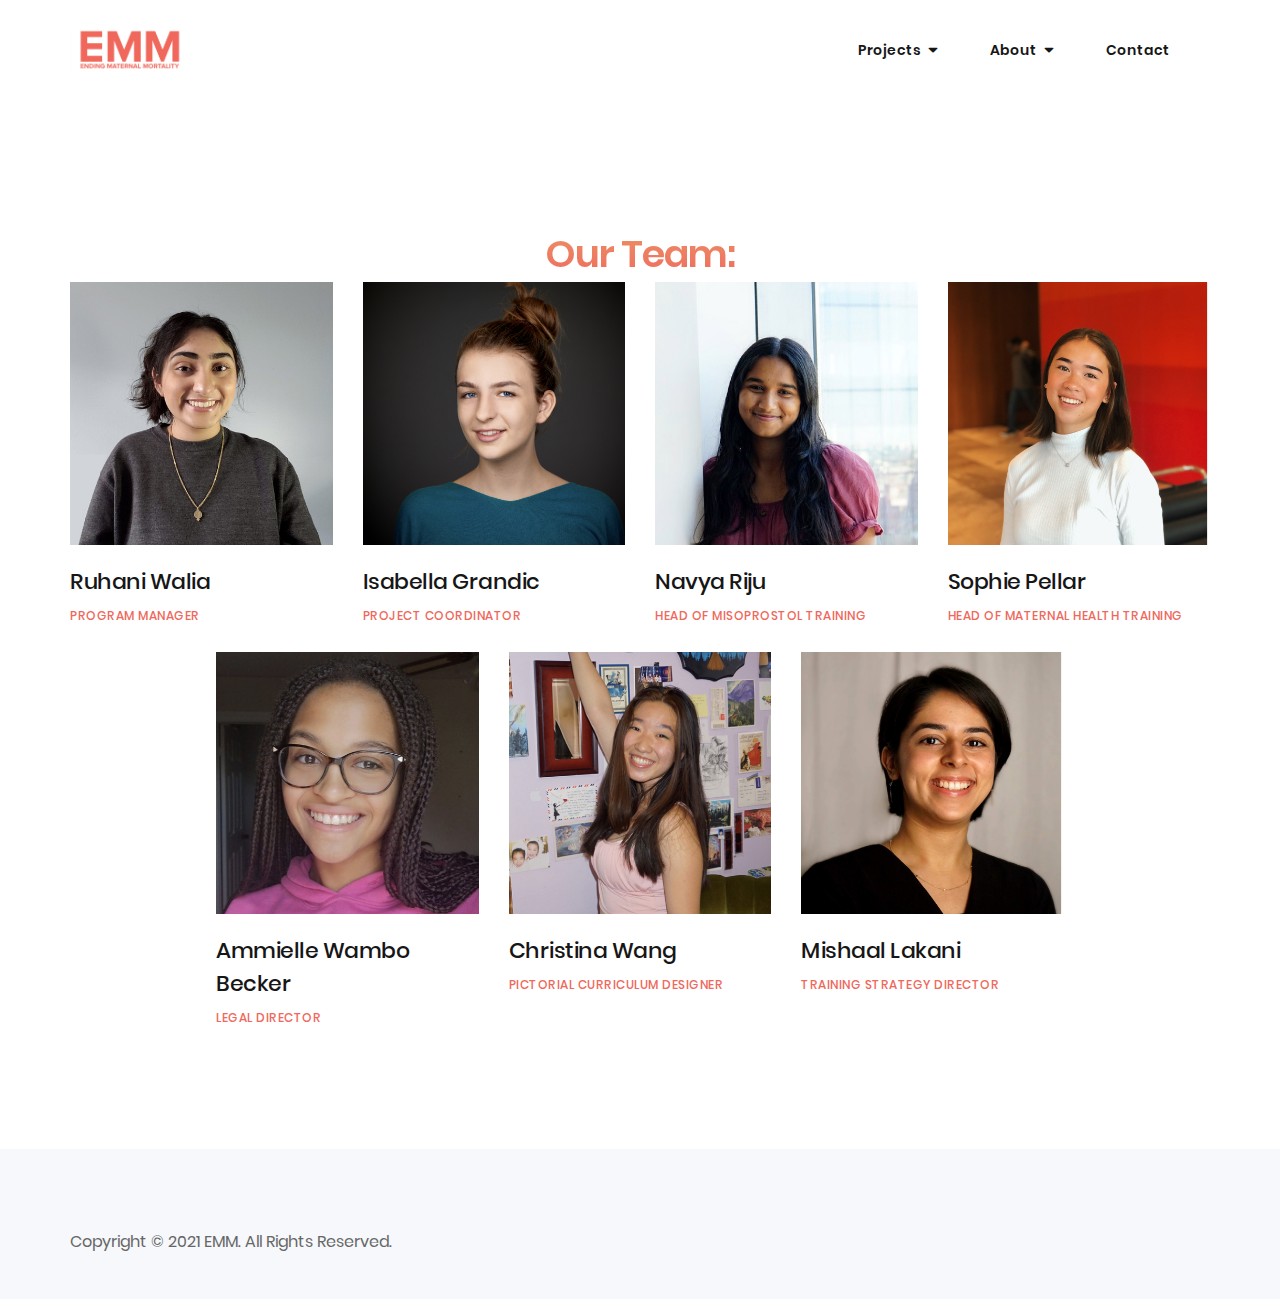
<file: team.html>
<!-- HTML DOCUMENT DOCTYPE -->
<!doctype html>

<!--
 Name: Andale - Creative HTML5 Portfolio Template
 Author: JD-Themes
 Author URI: https://themeforest.net/user/jd-themes
 Version: 1.0.0
 Tags: 	agency, blog, business, clean, corporate, creative,
        landing, minimal, modern, multipurpose, parallax,
        personal, portfolio, simple, studio
 -->

<!-- HTML -->
<html lang="zxx">
<!-- HEAD -->
<head>
    <!-- Document encoding -->
    <meta charset="UTF-8">
    <!-- Document viewport -->
    <meta name="viewport"
          content="width=device-width, user-scalable=no, initial-scale=1.0, maximum-scale=1.0, minimum-scale=1.0">
    <!-- IE Edge Support -->
    <meta http-equiv="X-UA-Compatible" content="ie=edge">
    <!-- Disabling additional panels on iOS -->
    <meta name="apple-mobile-web-app-capable" content="yes"/>
    <!-- Option to save web site on the desktop as application -->
    <meta name="mobile-web-app-capable" content="yes">
    <!-- Customization status bar on mobile devices -->
    <meta name="apple-mobile-web-app-status-bar-style" content="black-transcluent">
    <!-- Disable conversion of telephone numbers/emails/addresses/dates to links -->
    <meta name="format-detection" content="telephone=no">
    <meta name="format-detection" content="date=no">
    <meta name="format-detection" content="address=no">
    <meta name="format-detection" content="email=no">
    <!-- Font Awesome Free -->
    <link rel="stylesheet" href="assets/css/fa.all.min.css">
    <!-- IcoFont -->
    <link rel="stylesheet" href="assets/css/icofont.min.css">
    <!-- Swiper -->
    <link rel="stylesheet" href="assets/css/swiper.min.css">
    <!-- Modal Video -->
    <link rel="stylesheet" href="assets/css/modal-video.min.css">
    <!-- Magnific Popup -->
    <link rel="stylesheet" href="assets/css/magnific-popup.min.css">
    <!-- Fonts -->
    <link rel="stylesheet" href="assets/css/fonts.css">
    <!-- Animate -->
    <link rel="stylesheet" href="assets/css/animate.min.css">
    <!-- Main stylesheet -->
    <link rel="stylesheet" href="assets/css/main.css">
    <!-- Page title -->
    <title>Team</title>
</head>
<!-- /HEAD -->
<!-- BODY -->
<body>
<!-- PAGE HEADER -->
<main class="page-wrapper">
    <!-- PAGE LOADER -->
    <div class="page-loader">
        <div class="loader-inner-wrapper">
            <div class="logo-wrapper">
                <img src="assets/img/logo.jpg" alt="logo" class="img-fluid">
            </div>
        </div>
    </div>
    <!-- /PAGE LOADER -->
    <!-- PAGE SCROLL BUTTON -->
    <div class="page-scroll-button-wrapper">
        <div class="scroll-button-top">
            <i class="icofont-caret-up"></i>
        </div>
    </div>
    <!-- /PAGE SCROLL BUTTON -->
    <!-- PAGE PROGRESS BAR -->
    <div class="progress-container">
        <span class="progress-bar-page"></span>
    </div>
    <!-- /PAGE PROGRESS BAR -->
    <!-- NAVIGATION MOBILE -->
    <nav class="navigation-mobile">
        <div class="inner-wrapper">
            <div class="logotype-wrapper">
                <a href="index.html">
                    <img src="assets/img/logo.jpg" alt="Logotype" class="logo">
                </a>
            </div>
            <div class="navigation-side">
                <div class="menu-toggle-wrapper">
                    <div class="menu-toggle toggle-button">
                        <i class="fa fa-bars"></i>
                    </div>
                </div>
            </div>
        </div>
        <div class="menu-list-wrapper" data-back-link="go back">
            <div class="menu-toggle-close">
                <i class="icofont-close-circled"></i>
            </div>
            <ul class="menu-list">
                <li class="menu-item menu-item-has-children">
                    <a>
                        Projects
                    </a>
                    <ul class="sub-menu">
                        <!-- $$$ make sure training project page matches html-->
                        <li class="menu-item">
                            <a href="pph.html">
                                PPH Training 
                            </a>
                        </li>
                        <!-- $$$ make sure miso project page matches-->
                        <li class="menu-item current-menu-item">
                            <a href= "miso.html">
                                Misoprostol
                            </a>
                        </li>
                    </ul>
                </li>
                <li class="menu-item menu-item-has-children">
                    <a>
                        About
                    </a>
                    <ul class="sub-menu">
                        <li class="menu-item">
                            <a href="advisors.html">
                                Advisors
                            </a>
                        </li>
                        <li class="menu-item">
                            <a href="team.html">
                                Team
                            </a>
                        </li>
                        <li class="menu-item">
                            <a href="mv.html">
                                Mission + Values
                            </a>
                        </li>
                    </ul>
                </li>
                <li class="menu-item">
                    <a href="contact.html">
                        Contact
                    </a>
                </li>
            </ul>
        </div>
    </nav>
    <nav class="navigation navigation-type-2 navigation-fixed">
        <div class="container">
            <div class="inner-wrapper">
                <div class="logo-wrapper">
                    <a href="index.html">
                        <img src="assets/img/logo.jpg" alt="Logotype" class="logo">
                    </a>
                </div>
                <div class="menu-side">
                    <ul class="menu-list">
                        <li class="menu-item menu-item-has-children">
                            <a>
                                Projects
                            </a>
                            <ul class="sub-menu">
                                <!-- $$$ make sure training project page matches html-->
                                <li class="menu-item">
                                    <a href="pph.html">
                                        PPH Training 
                                    </a>
                                </li>
                                <!-- $$$ make sure miso project page matches-->
                                <li class="menu-item current-menu-item">
                                    <a href="miso.html">
                                        Misoprostol
                                    </a>
                                </li>
                            </ul>
                        </li>
                        <li class="menu-item menu-item-has-children">
                            <a>
                                About
                            </a>
                            <ul class="sub-menu">
                                <li class="menu-item">
                                    <a href="advisors.html">
                                        Advisors
                                    </a>
                                </li>
                                <li class="menu-item">
                                    <a href="team.html">
                                        Team
                                    </a>
                                </li>
                                <li class="menu-item">
                                    <a href="mv.html">
                                        Mission + Values
                                    </a>
                                </li>
                            </ul>
                        </li>
                        <li class="menu-item">
                            <a href="contact.html">
                                Contact
                            </a>
                        </li>
                </div>
            </div>
        </div>
    </nav>
   

    <div class="element-item large-section">
        <div class="container">
            <div class="container">
                <center> <h2 class="title element-title bold-title gradient-text">Our Team:</h2></center>
            </div>
        </div>
        <div class="container">
            <div class="columns-wrapper">
                <div class="column column-25">
                    <div class="team-member team-member-type-2">
                        <div class="image-wrapper">
                            <ul class="social-list social-list-start social-list-type-6">
                                <li>
                                    <a href="https://twitter.com/Ruhani_Walia">
                                        <i class="fab fa-twitter"></i>
                                    </a>
                                </li>
                                <li>
                                    <a href="https://medium.com/@ruhani.walia">
                                        <i class="fab fa-medium"></i>
                                    </a>
                                </li>
                                <li>
                                    <a href="https://www.linkedin.com/in/ruhaniwalia/">
                                        <i class="fab fa-linkedin"></i>
                                    </a>
                                </li>
                            </ul>
                            <img src="assets/img/people/ruhani.jpg" alt="member-1" class="img-fluid">
                        </div>
                        <div class="description">
                            <div class="content-wrapper">
                                <h5 class="member-name">Ruhani Walia</h5>
                                <p class="member-position">Program Manager</p>

                            </div>
                        </div>
                    </div>
                </div>
                <div class="column column-25">
                    <div class="team-member team-member-type-2">
                        <div class="image-wrapper">
                            <ul class="social-list social-list-start social-list-type-6">
                                <li>
                                    <a href="https://twitter.com/izzygrandic">
                                        <i class="fab fa-twitter"></i>
                                    </a>
                                </li>
                                <li>
                                    <a href="https://medium.com/@izzygrandic">
                                        <i class="fab fa-medium"></i>
                                    </a>
                                </li>
                                <li>
                                    <a href="https://www.linkedin.com/in/izzygrandic/">
                                        <i class="fab fa-linkedin"></i>
                                    </a>
                                </li>
                            </ul>
                            <img src="assets/img/people/izzy.jpg" alt="member-2" class="img-fluid">
                        </div>
                        <div class="description">
                            <div class="content-wrapper">
                                <h5 class="member-name">Isabella Grandic</h5>
                                <p class="member-position">Project Coordinator</p>
                            </div>
                        </div>
                    </div>
                </div>
                <div class="column column-25">
                    <div class="team-member team-member-type-2">
                        <div class="image-wrapper">
                            <ul class="social-list social-list-start social-list-type-6">
                                <li>
                                    <a href="https://twitter.com/NavyaRiju">
                                        <i class="fab fa-twitter"></i>
                                    </a>
                                </li>
                                <li>
                                    <a href="https://medium.com/@rnavya2012">
                                        <i class="fab fa-medium"></i>
                                    </a>
                                </li>
                                <li>
                                    <a href="https://www.linkedin.com/in/navya-riju-41954416b/">
                                        <i class="fab fa-linkedin"></i>
                                    </a>
                                </li>
                            </ul>
                            <img src="assets/img/people/navya.jpg" alt="member-3" class="img-fluid">
                        </div>
                        <div class="description">
                            <div class="content-wrapper">
                                <h5 class="member-name">Navya Riju</h5>
                                <p class="member-position">Head of Misoprostol Training</p>

                            </div>
                        </div>
                    </div>
                </div>
                <div class="column column-25">
                    <div class="team-member team-member-type-2">
                        <div class="image-wrapper">
                            <ul class="social-list social-list-start social-list-type-6">
            
                                <li> 
                                    <a href="https://www.linkedin.com/in/sophie-lukashenkova-6825931b9/">
                                        <i class="fab fa-linkedin"></i>
                                    </a>
                                    
                                </li>
                            </ul>
                            <img src="assets/img/people/sophie.jpg" alt="member-4" class="img-fluid">
                        </div>
                        <div class="description">
                            <div class="content-wrapper">
                                
                                <h5 class="member-name">Sophie Pellar</h5>
                                <p class="member-position"> Head of Maternal Health Training </p>
                            </div>
                        </div>
                    </div>
                </div>
                <div class="column column-25">
                    <div class="team-member team-member-type-2">
                        <div class="image-wrapper">
                            <ul class="social-list social-list-start social-list-type-6">
                                <li>
                                    <a href="https://twitter.com/ammswb">
                                        <i class="fab fa-twitter"></i>
                                    </a>
                                </li>
                                <li>
                                    <a href="https://ammiellewb.medium.com">
                                        <i class="fab fa-medium"></i>
                                    </a>
                                </li>
                                <li>
                                    <a href="https://www.linkedin.com/in/ammielle-wambo-becker/">
                                        <i class="fab fa-linkedin"></i>
                                    </a>
                                </li>
                            </ul>
                            <img src="assets/img/people/ammielle.jpg" alt="member-2" class="img-fluid">
                        </div>
                        <div class="description">
                            <div class="content-wrapper">
                                <h5 class="member-name">Ammielle Wambo Becker</h5>
                                <p class="member-position">Legal Director</p>
                            </div>
                        </div>
                    </div>
                </div>

                <div class="column column-25">
                    <div class="team-member team-member-type-2">
                        <div class="image-wrapper">
                            <ul class="social-list social-list-start social-list-type-6">
                                <li>
                                    <a href="https://twitter.com/christinaawangg">
                                        <i class="fab fa-twitter"></i>
                                    </a>
                                </li>
                                <li>
                                    <a href="https://medium.com/@wchristina2512">
                                        <i class="fab fa-medium"></i>
                                    </a>
                                </li>
                                <li>
                                    <a href="https://www.linkedin.com/in/christina-wang-279081194/">
                                        <i class="fab fa-linkedin"></i>
                                    </a>
                                </li>
                            </ul>
                            <img src="assets/img/people/christina.jpg" alt="member-4" class="img-fluid">
                        </div>
                        <div class="description">
                            <div class="content-wrapper">
                                <h5 class="member-name">Christina Wang</h5>
                                <p class="member-position">Pictorial Curriculum Designer </p>

                            </div>
                        </div>
                    </div>
                </div>
            
                <div class="column column-25">
                    <div class="team-member team-member-type-2">
                        <div class="image-wrapper">
                            <ul class="social-list social-list-start social-list-type-6">
                                <li> 
                                    <a href="https://www.linkedin.com/in/mishaallakhani/">
                                        <i class="fab fa-linkedin"></i>
                                    </a>
                                    
                                </li>
                            </ul>
                            <img src="assets/img/people/mishaal.jpg" alt="member-4" class="img-fluid">
                        </div>
                        <div class="description">
                            <div class="content-wrapper">
                                
                                <h5 class="member-name">Mishaal Lakani</h5>
                                <p class="member-position"> Training Strategy Director </p>
                            </div>
                        </div>
                    </div>
                </div>
                </div>
            </div>
        </div>
    </div>



    <footer class="footer-type-2 gray-section">
            <div class="container">
                <div class="copyright-wrapper">
                    <p class="copyright">Copyright © 2021 EMM. All Rights Reserved.</p>
                </div>
            </div>
        </div>
    </footer>
</main>
<!-- /PAGE HEADER -->
<!-- JQuery -->
<script src="assets/js/jquery.min.js"></script>
<!-- Imagesloaded -->
<script src="assets/js/imagesloaded.pkgd.min.js"></script>
<!-- TweenMax -->
<script src="assets/js/TweenMax.min.js"></script>
<!-- Swiper -->
<script src="assets/js/swiper.min.js"></script>
<!-- Isotope -->
<script src="assets/js/isotope.pkgd.min.js"></script>
<!-- Tilt -->
<script src="assets/js/tilt.jquery.min.js"></script>
<!-- Particles -->
<script src="assets/js/particles.min.js"></script>
<!-- Waypoints -->
<script src="assets/js/jquery.waypoints.min.js"></script>
<!-- Progressbar -->
<script src="assets/js/progressbar.min.js"></script>
<!-- JqueryStickySidebar -->
<script src="assets/js/jquery.sticky-sidebar.js"></script>
<!-- ScrollToPlugin -->
<script src="assets/js/scrollToPlugin.min.js"></script>
<!-- Typed -->
<script src="assets/js/typed.min.js"></script>
<!-- Magnific Popup -->
<script src="assets/js/jquery.magnific-popup.min.js"></script> <!-- Modal Video --><script src="assets/js/jquery-modal-video.min.js"></script>
<!-- Wow -->
<script src="assets/js/wow.min.js"></script>
<!-- Main -->
<script src="assets/js/main.js"></script>
</body>
<!-- /BODY -->
</html>
<!-- /HTML -->
</file>
<file: assets/css/fonts.css>
@font-face {
    font-family: "Poppins";
    src: url('../fonts/Poppins/Poppins-ThinItalic.ttf') format('truetype');
    font-weight: 100;
    font-style: italic;
    font-stretch: normal;
}
@font-face {
    font-family: "Poppins";
    src: url('../fonts/Poppins/Poppins-Thin.ttf') format('truetype');
    font-weight: 100;
    font-style: normal;
    font-stretch: normal;
}
@font-face {
    font-family: "Poppins";
    src: url('../fonts/Poppins/Poppins-ExtraLightItalic.ttf') format('truetype');
    font-weight: 200;
    font-style: italic;
    font-stretch: normal;
}
@font-face {
    font-family: "Poppins";
    src: url('../fonts/Poppins/Poppins-ExtraLight.ttf') format('truetype');
    font-weight: 200;
    font-style: normal;
    font-stretch: normal;
}
@font-face {
    font-family: "Poppins";
    src: url('../fonts/Poppins/Poppins-LightItalic.ttf') format('truetype');
    font-weight: 300;
    font-style: italic;
    font-stretch: normal;
}
@font-face {
    font-family: "Poppins";
    src: url('../fonts/Poppins/Poppins-Light.ttf') format('truetype');
    font-weight: 300;
    font-style: normal;
    font-stretch: normal;
}
@font-face {
    font-family: "Poppins";
    src: url('../fonts/Poppins/Poppins-RegularItalic.ttf') format('truetype');
    font-weight: 400;
    font-style: italic;
    font-stretch: normal;
}
@font-face {
    font-family: "Poppins";
    src: url('../fonts/Poppins/Poppins-Regular.ttf') format('truetype');
    font-weight: 400;
    font-style: normal;
    font-stretch: normal;
}
@font-face {
    font-family: "Poppins";
    src: url('../fonts/Poppins/Poppins-MediumItalic.ttf') format('truetype');
    font-weight: 500;
    font-style: italic;
    font-stretch: normal;
}
@font-face {
    font-family: "Poppins";
    src: url('../fonts/Poppins/Poppins-Medium.ttf') format('truetype');
    font-weight: 500;
    font-style: normal;
    font-stretch: normal;
}
@font-face {
    font-family: "Poppins";
    src: url('../fonts/Poppins/Poppins-SemiBoldItalic.ttf') format('truetype');
    font-weight: 600;
    font-style: italic;
    font-stretch: normal;
}
@font-face {
    font-family: "Poppins";
    src: url('../fonts/Poppins/Poppins-SemiBold.ttf') format('truetype');
    font-weight: 600;
    font-style: normal;
    font-stretch: normal;
}
@font-face {
    font-family: "Poppins";
    src: url('../fonts/Poppins/Poppins-BoldItalic.ttf') format('truetype');
    font-weight: 700;
    font-style: italic;
    font-stretch: normal;
}
@font-face {
    font-family: "Poppins";
    src: url('../fonts/Poppins/Poppins-Bold.ttf') format('truetype');
    font-weight: 700;
    font-style: normal;
    font-stretch: normal;
}
@font-face {
    font-family: "Poppins";
    src: url('../fonts/Poppins/Poppins-ExtraBoldItalic.ttf') format('truetype');
    font-weight: 800;
    font-style: italic;
    font-stretch: normal;
}
@font-face {
    font-family: "Poppins";
    src: url('../fonts/Poppins/Poppins-ExtraBold.ttf') format('truetype');
    font-weight: 800;
    font-style: normal;
    font-stretch: normal;
}
@font-face {
    font-family: "Poppins";
    src: url('../fonts/Poppins/Poppins-BlackItalic.ttf') format('truetype');
    font-weight: 900;
    font-style: italic;
    font-stretch: normal;
}
@font-face {
    font-family: "Poppins";
    src: url('../fonts/Poppins/Poppins-Black.ttf') format('truetype');
    font-weight: 900;
    font-style: normal;
    font-stretch: normal;
}
</file>
<file: assets/css/modal-video.min.css>
@keyframes modal-video{from{opacity:0}to{opacity:1}}@keyframes modal-video-inner{from{transform:translate(0, 100px)}to{transform:translate(0, 0)}}.modal-video{position:fixed;top:0;left:0;width:100%;height:100%;background-color:rgba(0,0,0,0.5);z-index:1000000;cursor:pointer;opacity:1;animation-timing-function:ease-out;animation-duration:.3s;animation-name:modal-video;-webkit-transition:opacity .3s ease-out;-moz-transition:opacity .3s ease-out;-ms-transition:opacity .3s ease-out;-o-transition:opacity .3s ease-out;transition:opacity .3s ease-out}.modal-video-close{opacity:0}.modal-video-close .modal-video-movie-wrap{-webkit-transform:translate(0, 100px);-moz-transform:translate(0, 100px);-ms-transform:translate(0, 100px);-o-transform:translate(0, 100px);transform:translate(0, 100px)}.modal-video-body{max-width:940px;width:100%;height:100%;margin:0 auto;display:table}.modal-video-inner{display:table-cell;vertical-align:middle;width:100%;height:100%}.modal-video-movie-wrap{width:100%;height:0;position:relative;padding-bottom:56.25%;background-color:#333;animation-timing-function:ease-out;animation-duration:.3s;animation-name:modal-video-inner;-webkit-transform:translate(0, 0);-moz-transform:translate(0, 0);-ms-transform:translate(0, 0);-o-transform:translate(0, 0);transform:translate(0, 0);-webkit-transition:-webkit-transform .3s ease-out;-moz-transition:-moz-transform .3s ease-out;-ms-transition:-ms-transform .3s ease-out;-o-transition:-o-transform .3s ease-out;transition:transform .3s ease-out}.modal-video-movie-wrap iframe{position:absolute;top:0;left:0;width:100%;height:100%}.modal-video-close-btn{position:absolute;z-index:2;top:-35px;right:-35px;display:inline-block;width:35px;height:35px;overflow:hidden;border:none;background:transparent}.modal-video-close-btn:before{transform:rotate(45deg)}.modal-video-close-btn:after{transform:rotate(-45deg)}.modal-video-close-btn:before,.modal-video-close-btn:after{content:'';position:absolute;height:2px;width:100%;top:50%;left:0;margin-top:-1px;background:#fff;border-radius:5px;margin-top:-6px}
</file>
